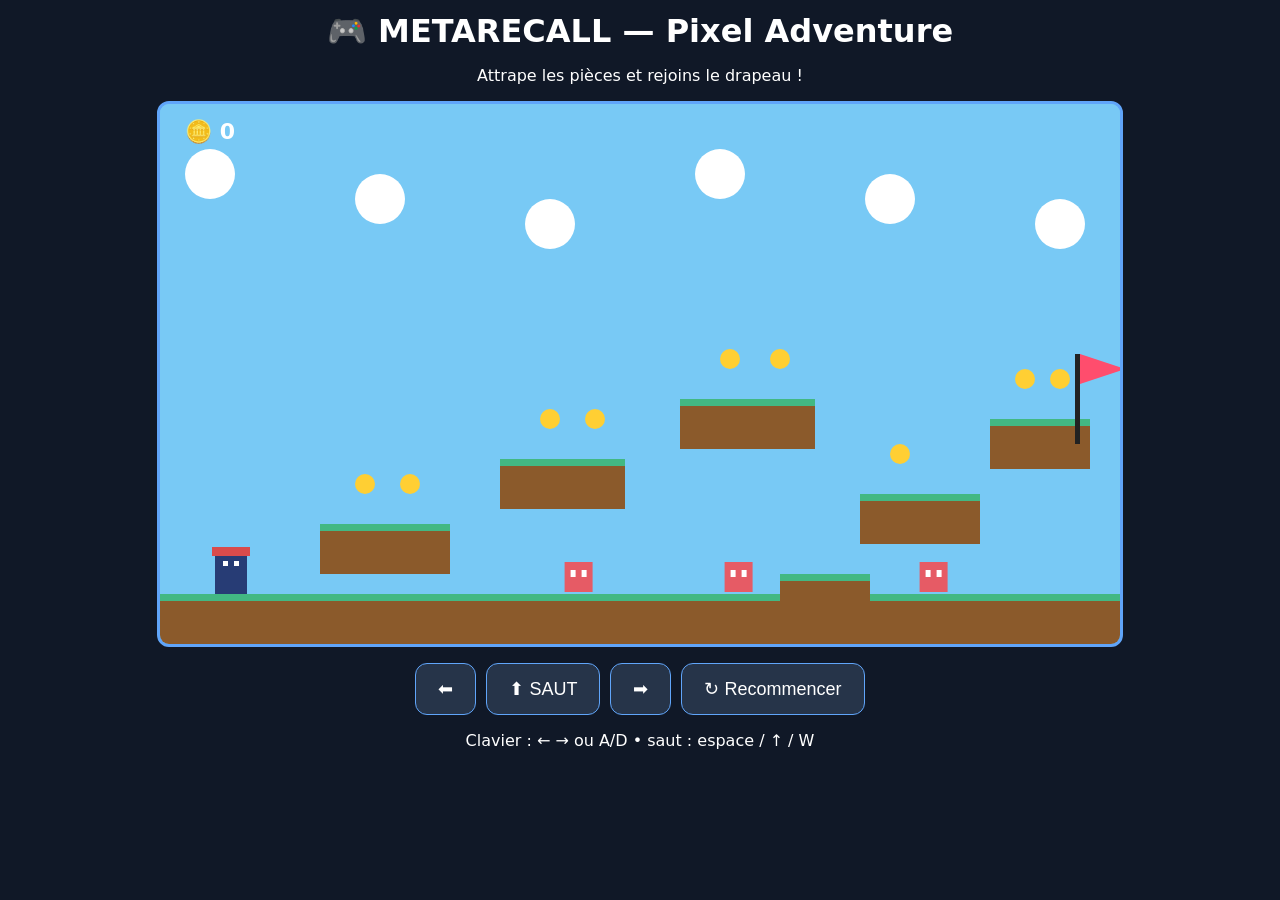
<file: index.html>
<!doctype html><html lang="fr"><meta charset="utf-8"><meta name="viewport" content="width=device-width,initial-scale=1"><title>METARECALL Pixel Adventure</title><style>body{margin:0;background:#101827;color:white;font:16px system-ui;text-align:center}h1{margin:12px}canvas{width:min(96vw,960px);background:#78c9f5;border:3px solid #60a5fa;border-radius:12px;image-rendering:pixelated}.controls{display:flex;justify-content:center;gap:10px;margin:12px;flex-wrap:wrap}button{padding:14px 22px;background:#263449;color:white;border:1px solid #60a5fa;border-radius:12px;font-size:18px;touch-action:none}</style><h1>🎮 METARECALL — Pixel Adventure</h1><p>Attrape les pièces et rejoins le drapeau !</p><canvas id="c" width="960" height="540"></canvas><div class="controls"><button id="l">⬅</button><button id="j">⬆ SAUT</button><button id="r">➡</button><button onclick="reset()">↻ Recommencer</button></div><p>Clavier : ← → ou A/D • saut : espace / ↑ / W</p><script>const c=document.getElementById('c'),x=c.getContext('2d');let p,coins,enemies,score,win,keys={};const plat=[{x:0,y:490,w:960},{x:160,y:420,w:130},{x:340,y:355,w:125},{x:520,y:295,w:135},{x:700,y:390,w:120},{x:830,y:315,w:100},{x:620,y:470,w:90}];function reset(){p={x:55,y:400,w:32,h:42,vx:0,vy:0};score=0;win=false;coins=[205,250,390,435,570,620,740,865,900].map((a,i)=>({x:a,y:[380,380,315,315,255,255,350,275,275][i]}));enemies=[315,475,670].map(a=>({x:a,y:458,v:1.4}));}reset();function key(k,on){keys[k]=on}onkeydown=e=>{keys[e.key.toLowerCase()]=true;if([' ','arrowup','arrowleft','arrowright'].includes(e.key.toLowerCase()))e.preventDefault();if(e.key.toLowerCase()==='r')reset()};onkeyup=e=>keys[e.key.toLowerCase()]=false;function bind(id,k){let b=document.getElementById(id);b.onpointerdown=e=>{e.preventDefault();key(k,true)};b.onpointerup=b.onpointerleave=b.onpointercancel=()=>key(k,false)}bind('l','arrowleft');bind('r','arrowright');bind('j',' ');function loop(){p.vx=(keys.arrowright||keys.d?3.5:0)-(keys.arrowleft||keys.a?3.5:0);if((keys[' ']||keys.arrowup||keys.w)&&p.ground){p.vy=-11;p.ground=false}p.vy+=.48;p.x=Math.max(0,Math.min(928,p.x+p.vx));p.y+=p.vy;p.ground=false;for(let q of plat)if(p.x<q.x+q.w&&p.x+p.w>q.x&&p.y+p.h>=q.y&&p.y+p.h-p.vy<=q.y&&p.vy>=0){p.y=q.y-p.h;p.vy=0;p.ground=true}coins=coins.filter(o=>{if(p.x<o.x+12&&p.x+p.w>o.x-12&&p.y<o.y+12&&p.y+p.h>o.y-12){score++;return false}return true});enemies.forEach(e=>{e.x+=e.v;if(e.x<100||e.x>850)e.v*=-1;if(p.x<e.x+28&&p.x+p.w>e.x&&p.y+p.h>e.y&&p.y<e.y+30){if(p.vy>0){e.x=-100;score++}else reset()}});if(p.y>540)reset();if(p.x>910&&p.y<300)win=true;draw();requestAnimationFrame(loop)}function draw(){x.clearRect(0,0,960,540);x.fillStyle='#78c9f5';x.fillRect(0,0,960,540);for(let i=0;i<7;i++){x.fillStyle='#fff';x.beginPath();x.arc(i*170+50,70+(i%3)*25,25,0,Math.PI*2);x.fill()}plat.forEach(q=>{x.fillStyle='#8b5a2b';x.fillRect(q.x,q.y,q.w,q.h||50);x.fillStyle='#42b883';x.fillRect(q.x,q.y,q.w,7)});coins.forEach(o=>{x.fillStyle='#ffcf33';x.beginPath();x.arc(o.x,o.y,10,0,Math.PI*2);x.fill()});enemies.forEach(e=>{x.fillStyle='#e65b65';x.fillRect(e.x,e.y,28,30);x.fillStyle='#fff';x.fillRect(e.x+6,e.y+8,5,7);x.fillRect(e.x+17,e.y+8,5,7)});x.fillStyle='#273c75';x.fillRect(p.x,p.y,p.w,p.h);x.fillStyle='#fff';x.fillRect(p.x+8,p.y+9,5,5);x.fillRect(p.x+19,p.y+9,5,5);x.fillStyle='#d94b4b';x.fillRect(p.x-3,p.y-5,38,9);x.fillStyle='#222';x.fillRect(915,250,5,90);x.fillStyle='#ff4d6d';x.beginPath();x.moveTo(920,250);x.lineTo(965,265);x.lineTo(920,280);x.fill();x.fillStyle='#fff';x.font='bold 22px system-ui';x.fillText('🪙 '+score,25,35);if(win){x.fillStyle='rgba(12,20,35,.75)';x.fillRect(0,0,960,540);x.fillStyle='#fff';x.textAlign='center';x.font='bold 46px system-ui';x.fillText('NIVEAU TERMINÉ ! 🎉',480,250);x.font='24px system-ui';x.fillText('Pièces récoltées : '+score+' — Appuie sur R pour rejouer',480,300);x.textAlign='left'}}loop();</script></html>
</file>
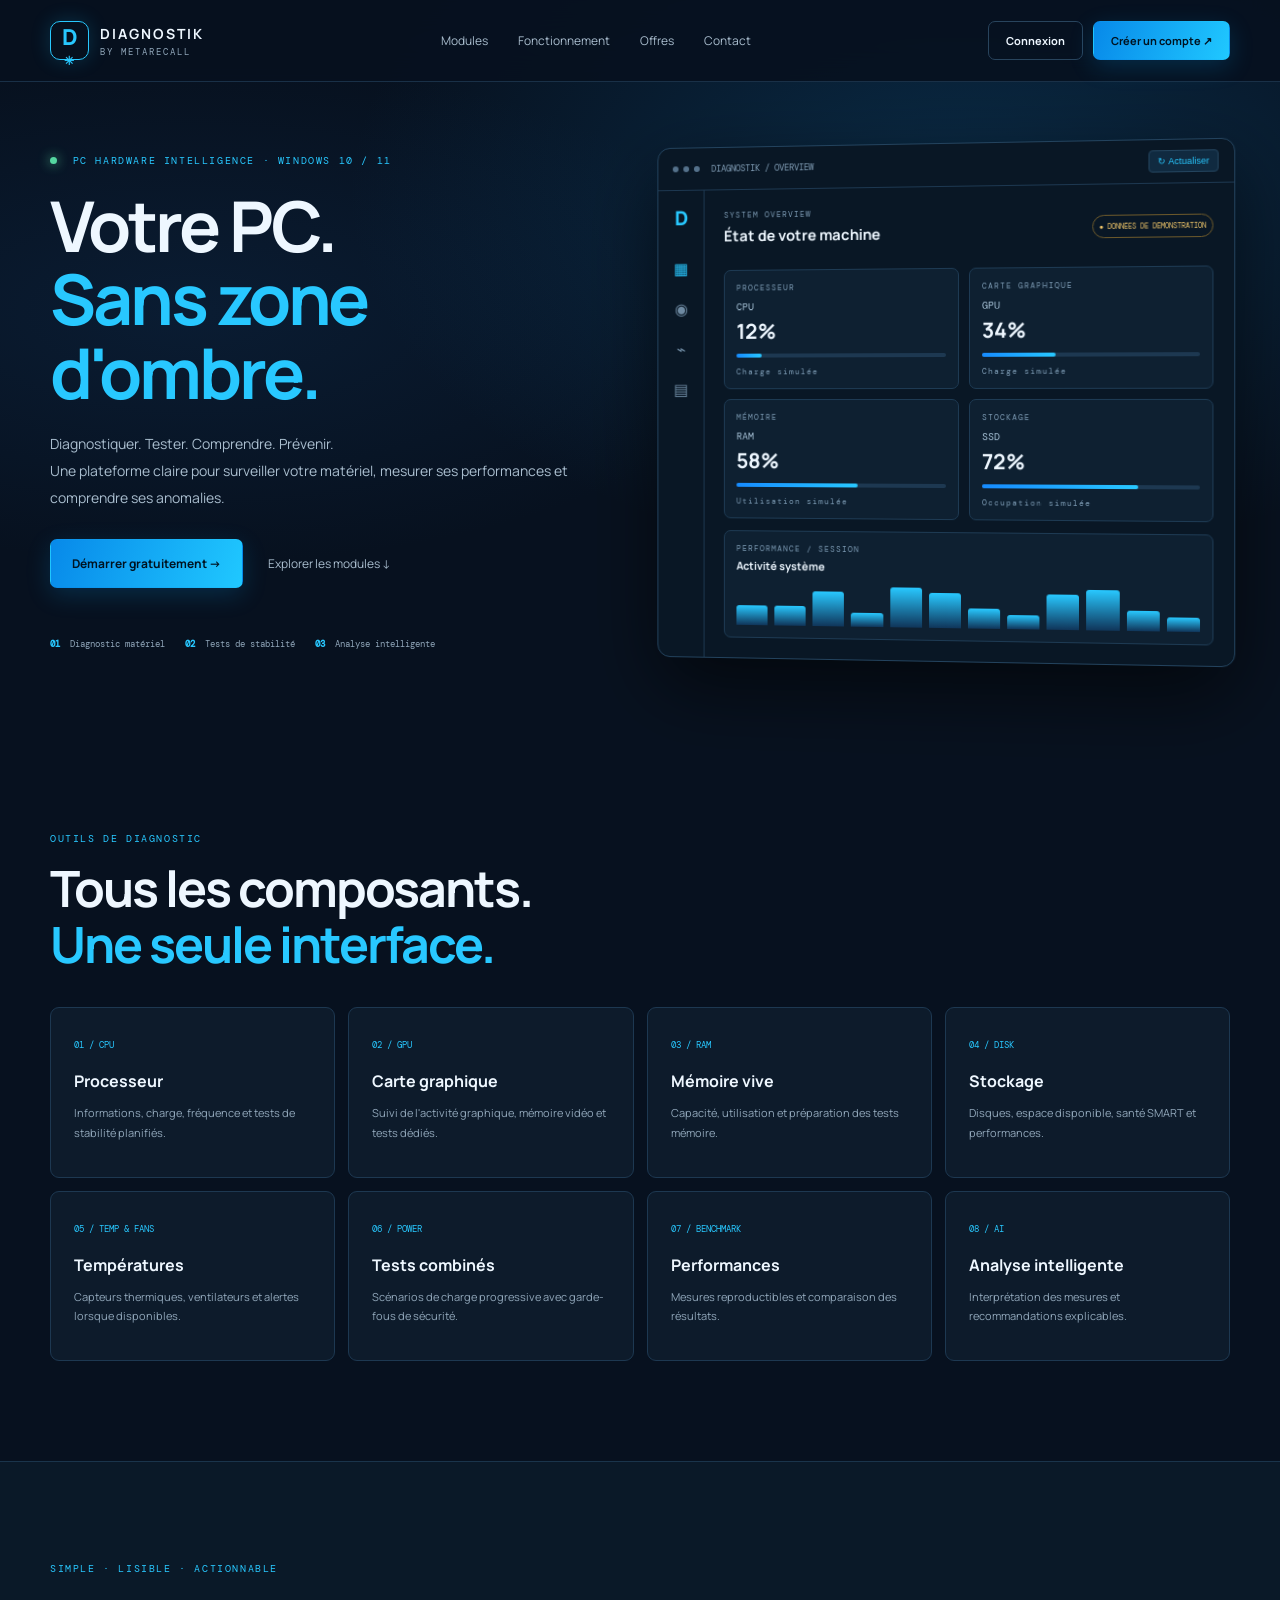
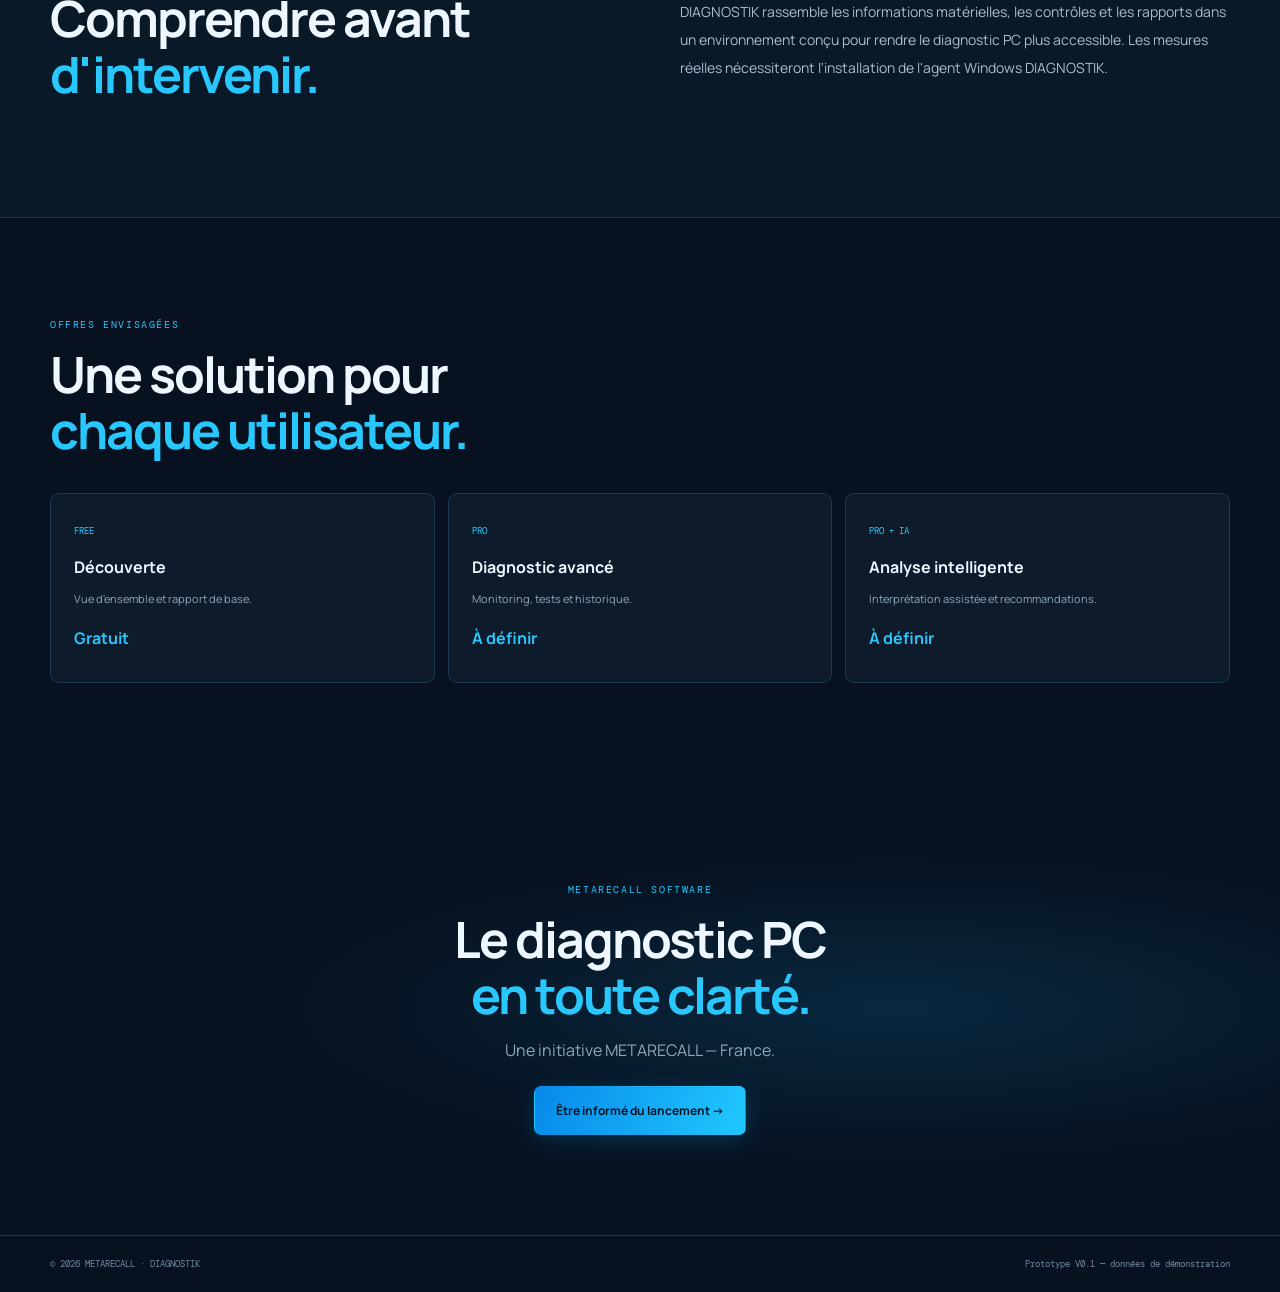
<file: diagnostik-site/index.html>
<!doctype html>
<html lang="fr">
<head>
<meta charset="utf-8"><meta name="viewport" content="width=device-width,initial-scale=1"><meta name="theme-color" content="#07111f">
<meta name="description" content="DIAGNOSTIK by METARECALL — diagnostic matériel, monitoring, tests et rapports intelligents pour PC Windows.">
<title>DIAGNOSTIK — Le diagnostic informatique intelligent</title><link rel="stylesheet" href="styles.css">
</head>
<body>
<div class="ambient"></div>
<header class="topbar"><a class="brand" href="#home"><span class="brandmark">D<span>✳</span></span><span><b>DIAGNOSTIK</b><small>BY METARECALL</small></span></a><nav><a href="#modules">Modules</a><a href="#how">Fonctionnement</a><a href="#plans">Offres</a><a href="#contact">Contact</a></nav><div class="actions"><button class="btn ghost" data-open="login">Connexion</button><button class="btn primary" data-open="signup">Créer un compte <span>↗</span></button><button class="menu" id="menu">☰</button></div></header>
<main id="home">
<section class="hero wrap"><div class="hero-copy"><div class="eyebrow"><i></i> PC HARDWARE INTELLIGENCE · WINDOWS 10 / 11</div><h1>Votre PC.<br><em>Sans zone d'ombre.</em></h1><p class="lead">Diagnostiquer. Tester. Comprendre. Prévenir.<br>Une plateforme claire pour surveiller votre matériel, mesurer ses performances et comprendre ses anomalies.</p><div class="hero-cta"><button class="btn primary big" data-open="signup">Démarrer gratuitement <span>→</span></button><a class="textlink" href="#modules">Explorer les modules <span>↓</span></a></div><div class="proof"><span><b>01</b> Diagnostic matériel</span><span><b>02</b> Tests de stabilité</span><span><b>03</b> Analyse intelligente</span></div></div>
<div class="dashboard-shell"><div class="windowbar"><div class="dots"><i></i><i></i><i></i></div><span>DIAGNOSTIK / OVERVIEW</span><button id="refresh">↻ Actualiser</button></div><div class="dash"><aside class="side"><div class="side-logo">D</div><span class="active">▦</span><span>◉</span><span>⌁</span><span>▤</span></aside><div class="dash-main"><div class="dash-head"><div><small>SYSTEM OVERVIEW</small><h3>État de votre machine</h3></div><span class="pill">● DONNÉES DE DÉMONSTRATION</span></div><div class="metric-grid"><article class="metric"><small>PROCESSEUR</small><b>CPU</b><strong>12%</strong><div class="bar"><i style="width:12%"></i></div><small>Charge simulée</small></article><article class="metric"><small>CARTE GRAPHIQUE</small><b>GPU</b><strong>34%</strong><div class="bar"><i style="width:34%"></i></div><small>Charge simulée</small></article><article class="metric"><small>MÉMOIRE</small><b>RAM</b><strong>58%</strong><div class="bar"><i style="width:58%"></i></div><small>Utilisation simulée</small></article><article class="metric"><small>STOCKAGE</small><b>SSD</b><strong>72%</strong><div class="bar"><i style="width:72%"></i></div><small>Occupation simulée</small></article></div><div class="chart-card"><div><small>PERFORMANCE / SESSION</small><b>Activité système</b></div><div class="chart"><i></i><i></i><i></i><i></i><i></i><i></i><i></i><i></i><i></i><i></i><i></i><i></i></div></div></div></div></div></section>
<section class="section wrap" id="modules"><div class="section-title"><div class="eyebrow">OUTILS DE DIAGNOSTIC</div><h2>Tous les composants.<br><em>Une seule interface.</em></h2></div><div class="cards"><article><b>01 / CPU</b><h3>Processeur</h3><p>Informations, charge, fréquence et tests de stabilité planifiés.</p></article><article><b>02 / GPU</b><h3>Carte graphique</h3><p>Suivi de l'activité graphique, mémoire vidéo et tests dédiés.</p></article><article><b>03 / RAM</b><h3>Mémoire vive</h3><p>Capacité, utilisation et préparation des tests mémoire.</p></article><article><b>04 / DISK</b><h3>Stockage</h3><p>Disques, espace disponible, santé SMART et performances.</p></article><article><b>05 / TEMP & FANS</b><h3>Températures</h3><p>Capteurs thermiques, ventilateurs et alertes lorsque disponibles.</p></article><article><b>06 / POWER</b><h3>Tests combinés</h3><p>Scénarios de charge progressive avec garde-fous de sécurité.</p></article><article><b>07 / BENCHMARK</b><h3>Performances</h3><p>Mesures reproductibles et comparaison des résultats.</p></article><article><b>08 / AI</b><h3>Analyse intelligente</h3><p>Interprétation des mesures et recommandations explicables.</p></article></div></section>
<section class="section alt" id="how"><div class="wrap split"><div><div class="eyebrow">SIMPLE · LISIBLE · ACTIONNABLE</div><h2>Comprendre avant<br><em>d'intervenir.</em></h2></div><p>DIAGNOSTIK rassemble les informations matérielles, les contrôles et les rapports dans un environnement conçu pour rendre le diagnostic PC plus accessible. Les mesures réelles nécessiteront l'installation de l'agent Windows DIAGNOSTIK.</p></div></section>
<section class="section wrap" id="plans"><div class="section-title"><div class="eyebrow">OFFRES ENVISAGÉES</div><h2>Une solution pour<br><em>chaque utilisateur.</em></h2></div><div class="cards plans"><article><b>FREE</b><h3>Découverte</h3><p>Vue d'ensemble et rapport de base.</p><strong>Gratuit</strong></article><article><b>PRO</b><h3>Diagnostic avancé</h3><p>Monitoring, tests et historique.</p><strong>À définir</strong></article><article><b>PRO + IA</b><h3>Analyse intelligente</h3><p>Interprétation assistée et recommandations.</p><strong>À définir</strong></article></div></section>
<section class="section contact" id="contact"><div class="wrap"><div class="eyebrow">METARECALL SOFTWARE</div><h2>Le diagnostic PC<br><em>en toute clarté.</em></h2><p>Une initiative METARECALL — France.</p><button class="btn primary big" data-open="signup">Être informé du lancement →</button></div></section>
</main><footer><span>© 2026 METARECALL · DIAGNOSTIK</span><span>Prototype V0.1 — données de démonstration</span></footer>
<div class="modal" id="modal" aria-hidden="true"><div class="modal-box"><button class="close" id="close">×</button><div class="eyebrow">ESPACE DIAGNOSTIK</div><h2 id="modal-title">Créer votre compte</h2><p id="modal-copy">Inscrivez-vous pour être informé de l’ouverture de la plateforme.</p><form id="account-form"><input type="text" placeholder="Votre nom" required><input type="email" placeholder="Adresse e-mail" required><button class="btn primary" type="submit">Valider ma demande →</button></form><div id="success">Merci ! Ceci est une démonstration : aucune donnée n'a été envoyée ni enregistrée.</div></div></div>
<script src="app.js"></script></body></html>
</file>
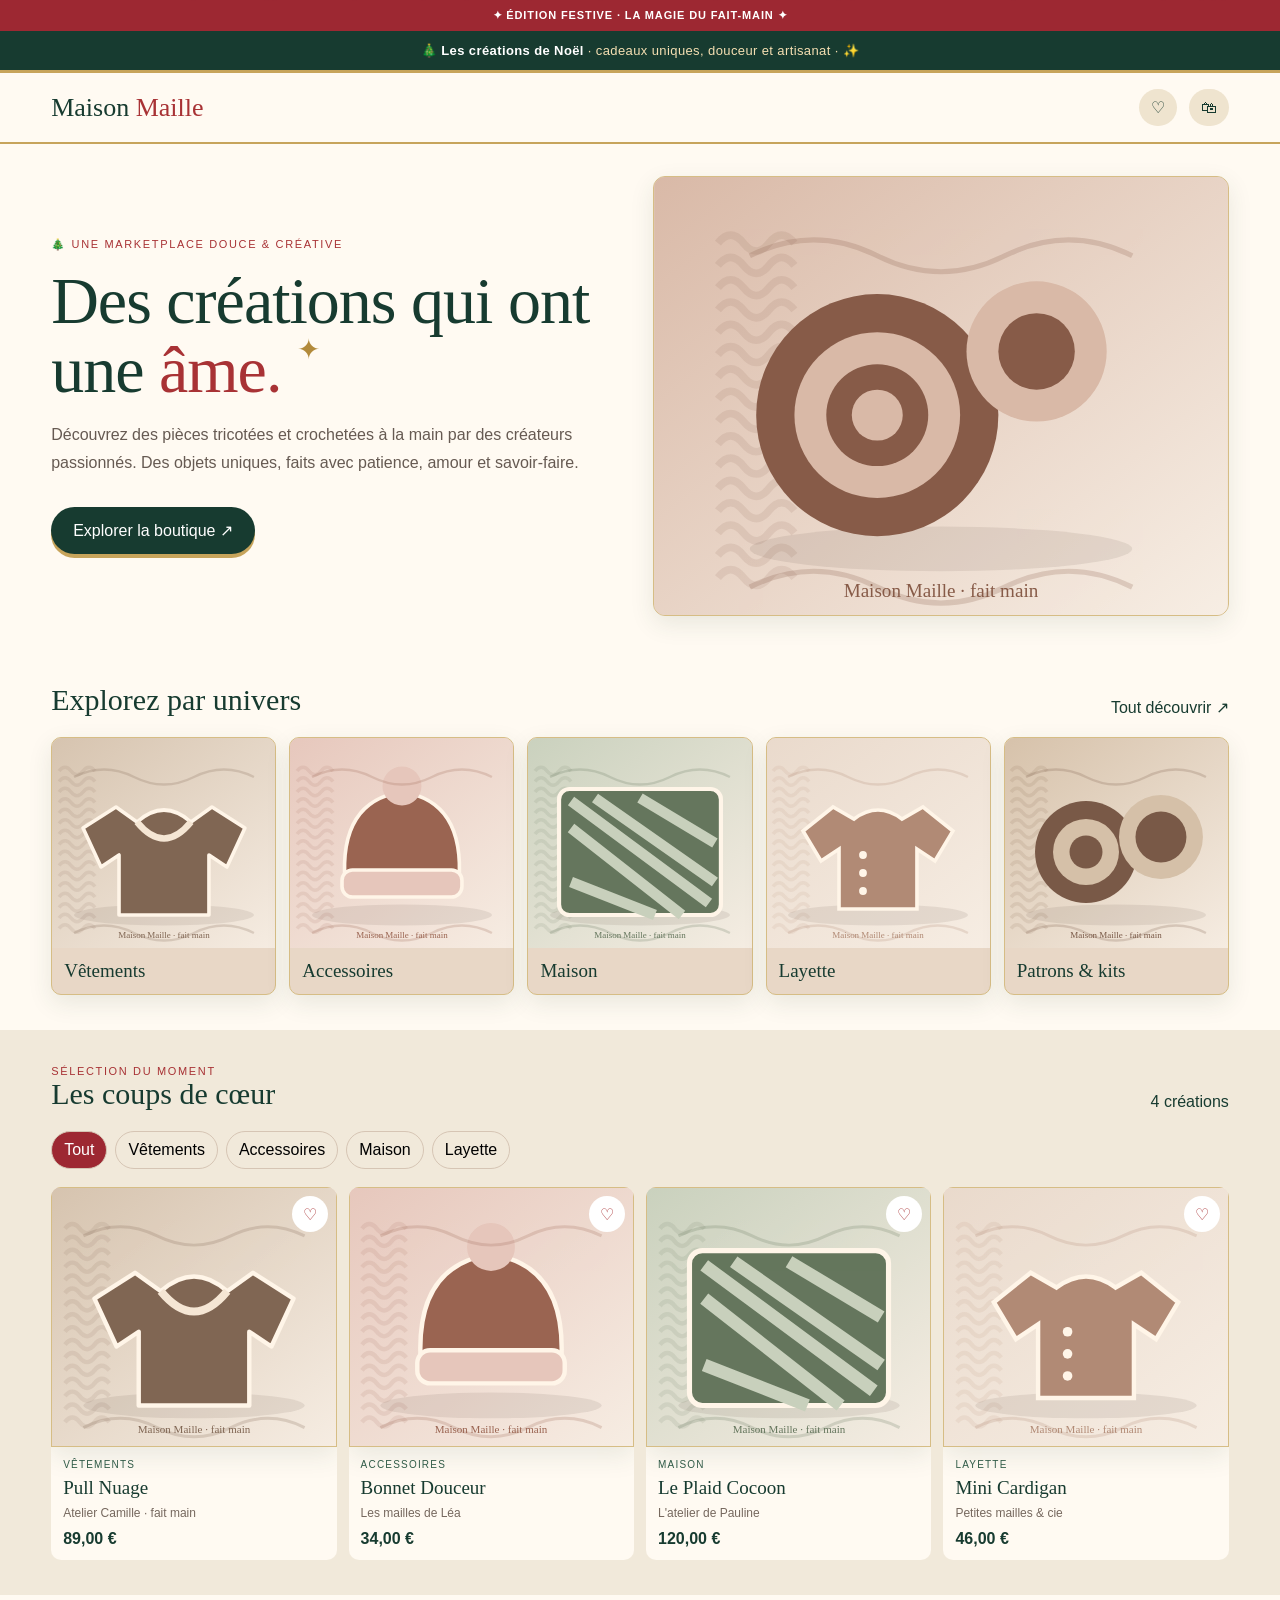
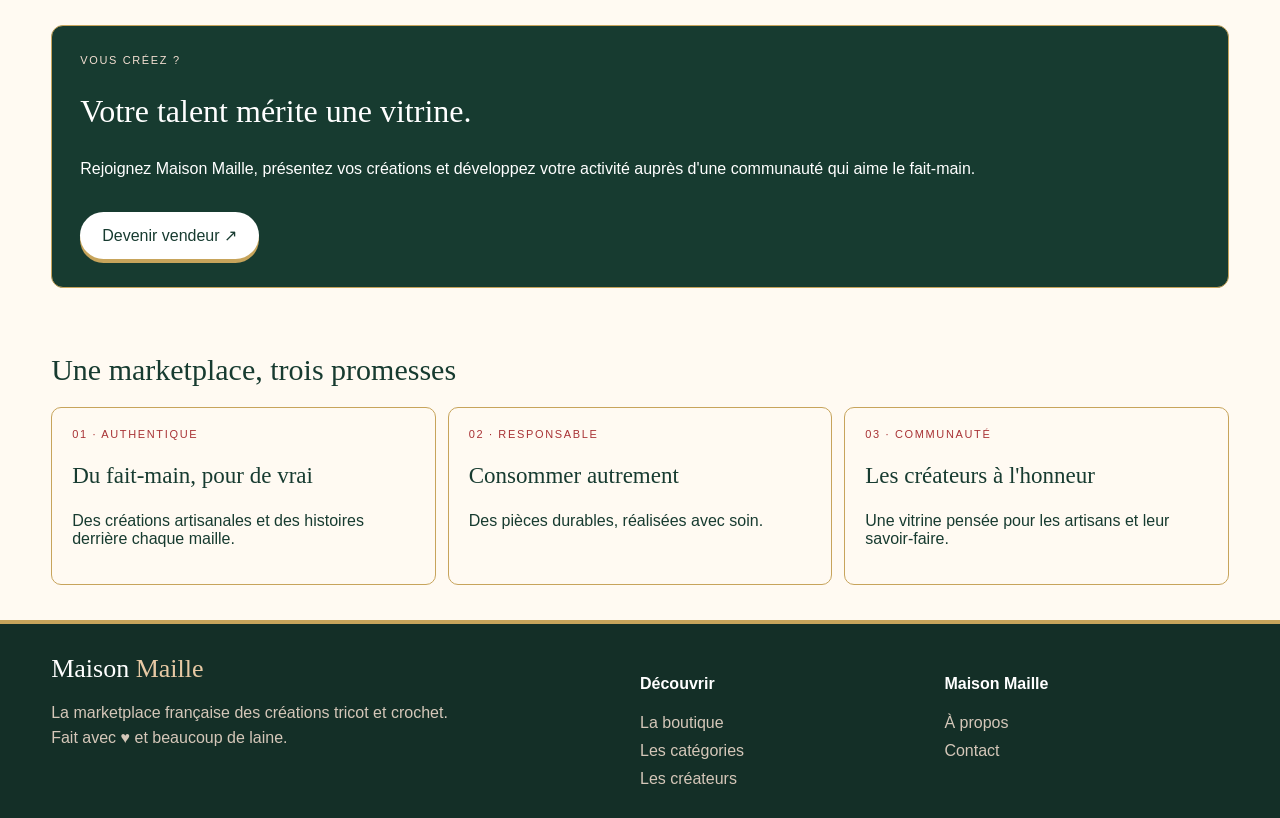
<file: maison-maille/index.html>
<!doctype html><html lang="fr"><head><meta charset="utf-8"><meta name="viewport" content="width=device-width,initial-scale=1,maximum-scale=1,user-scalable=no"><title>Maison Maille — créations artisanales</title><meta name="description" content="Créations tricot et crochet artisanales."><style>
:root{--ink:#342b27;--cream:#fbf6ef;--rose:#e8c8bc;--terra:#a85f49;--sage:#73806b;--sand:#eadfce}*{box-sizing:border-box}html{width:100%;overflow-x:hidden;scroll-behavior:smooth}body{margin:0;width:100%;max-width:100%;overflow-x:hidden;background:var(--cream);color:var(--ink);font-family:Arial,sans-serif;touch-action:pan-y}img{display:block;max-width:100%;width:100%;object-fit:cover}a{text-decoration:none;color:inherit}button{font:inherit;border:0;cursor:pointer;max-width:100%}.top{background:var(--ink);color:white;text-align:center;padding:9px 12px;font-size:11px;letter-spacing:.08em}.nav{width:100%;display:flex;align-items:center;justify-content:space-between;padding:16px 4%;border-bottom:1px solid #e5d8c9}.logo{font:26px Georgia,serif}.logo span{color:var(--terra)}.navright{display:flex;gap:12px}.navright button{background:#f1e8dd;border-radius:30px;padding:9px 12px}.links{display:none}.hero{padding:32px 4%;display:flex;flex-direction:column;gap:25px}.hero h1{font:clamp(42px,11vw,66px)/1.04 Georgia,serif;letter-spacing:-1px;margin:16px 0}.hero p{line-height:1.75;color:#665a52}.eyebrow{font-size:11px;text-transform:uppercase;letter-spacing:.15em;color:var(--terra)}.cta{display:inline-block;background:var(--ink);color:white;padding:14px 22px;border-radius:30px;margin-top:14px}.heroimg{width:100%;height:310px;overflow:hidden;border-radius:12px;background:#ead9c8}.heroimg img{height:100%;width:100%}.section{padding:35px 4%}.sectionhead{display:flex;align-items:end;justify-content:space-between;gap:12px;margin-bottom:20px}.sectionhead h2{font:30px Georgia,serif;margin:0}.catgrid{display:grid;grid-template-columns:repeat(2,minmax(0,1fr));gap:13px}.cat{min-width:0;border-radius:10px;overflow:hidden;background:#e8d7c6}.cat img{height:150px}.cat p{padding:12px;margin:0;font:19px Georgia,serif}.products{background:#f2e9dd}.filters{display:flex;gap:8px;flex-wrap:wrap;margin:18px 0}.filter{padding:9px 12px;border:1px solid #d6c5b4;border-radius:25px;background:transparent}.filter.active{background:var(--ink);color:white}.grid{display:grid;grid-template-columns:repeat(2,minmax(0,1fr));gap:12px}.product{min-width:0;background:var(--cream);border-radius:10px;overflow:hidden}.productimg{height:180px;position:relative;background:#e7d6c5}.productimg img{height:100%}.heart{position:absolute;right:8px;top:8px;width:36px;height:36px;border-radius:50%;background:white}.productbody{padding:12px}.tag{font-size:10px;letter-spacing:.12em;text-transform:uppercase;color:var(--sage)}.productbody h3{font:19px Georgia,serif;margin:7px 0}.seller{font-size:12px;color:#76685e}.price{font-weight:bold;margin-top:10px}.banner{margin:30px 4%;background:var(--sage);color:white;padding:28px;border-radius:12px}.banner h2{font:32px Georgia,serif}.banner p{line-height:1.6}.banner .cta{background:white;color:var(--ink)}.steps{display:grid;grid-template-columns:1fr;gap:12px}.step{border:1px solid #e2d4c5;border-radius:10px;padding:20px}.step h3{font:23px Georgia,serif}.footer{background:var(--ink);color:white;padding:30px 4%;display:grid;grid-template-columns:1fr;gap:20px}.footer p{color:#d5c7b9;line-height:1.6}.footlinks{display:grid;gap:10px;color:#d5c7b9}.modal{position:fixed;inset:0;background:#0008;display:none;align-items:center;justify-content:center;padding:18px;z-index:5}.modal.open{display:flex}.box{background:var(--cream);padding:24px;border-radius:12px;width:100%;max-width:440px}.box input,.box textarea{width:100%;padding:12px;margin:8px 0;border:1px solid #d6c5b4;border-radius:6px}.toast{position:fixed;bottom:18px;left:50%;transform:translateX(-50%);background:var(--ink);color:white;padding:12px 20px;border-radius:30px;display:none;z-index:9}.toast.show{display:block}
@media(min-width:760px){.hero{display:grid;grid-template-columns:1fr 1fr;align-items:center}.heroimg{height:440px}.catgrid{grid-template-columns:repeat(5,1fr)}.cat img{height:210px}.grid{grid-template-columns:repeat(4,minmax(0,1fr))}.productimg{height:260px}.steps{grid-template-columns:repeat(3,1fr)}.footer{grid-template-columns:2fr 1fr 1fr}}

/* EDITION NOEL — direction artistique saisonnière */
:root{--ink:#173b30;--cream:#fffaf2;--rose:#e7c9a4;--terra:#a83235;--sage:#315c48;--sand:#e8d9b7}
body{background:#fffaf2}
.top{background:#9d2832;color:#fff;font-weight:700}
.nav{border-bottom:2px solid #c7a45b;background:#fffaf2}
.logo span,.eyebrow{color:#a83235}
.cta{background:#173b30;box-shadow:0 4px 0 #c7a45b}
.heroimg,.cat,.productimg{border:1px solid #d6bd85;box-shadow:0 4px 16px rgba(35,60,43,.07)}
.products{background:#f1e9da}
.filter.active{background:#9d2832}
.banner{background:#173b30;border:1px solid #c7a45b}
.step{background:#fffaf2;border-color:#c7a45b}
.footer{background:#142f27;border-top:4px solid #c7a45b}
.heart{color:#a83235}
.navright button{background:#efe4cf;color:#173b30}
.xmas-ribbon{background:#173b30;color:#f5dfb2;text-align:center;padding:12px 14px;font-size:13px;letter-spacing:.03em;border-bottom:3px solid #c7a45b}
.xmas-ribbon strong{color:#fff}
.xmas-deco{position:fixed;top:-10px;left:0;width:100%;pointer-events:none;z-index:8;opacity:.75;font-size:18px;white-space:nowrap;overflow:hidden;height:100vh}
.snow{position:absolute;color:#fff;text-shadow:0 0 4px #aab;animation:fall 12s linear infinite;top:-10px}
@keyframes fall{0%{transform:translateY(-20px) rotate(0);opacity:0}10%{opacity:.65}100%{transform:translateY(100vh) rotate(360deg);opacity:0}}
@media(min-width:760px){.heroimg,.cat,.productimg{box-shadow:0 8px 25px rgba(40,70,50,.1)}}
</style></head><body>
<div class="top">✦ ÉDITION FESTIVE · LA MAGIE DU FAIT-MAIN ✦</div><div class="xmas-ribbon">🎄 <strong>Les créations de Noël</strong> · cadeaux uniques, douceur et artisanat · ✨</div><nav class="nav"><a class="logo" href="#">Maison <span>Maille</span></a><div class="links"><a href="#boutique">Boutique</a><a href="#categories">Catégories</a><a href="#artisans">Créateurs</a></div><div class="navright"><button onclick="toast('Favoris bientôt disponibles')">♡</button><button onclick="toast('Panier de démonstration')">🛍</button></div></nav>
<section class="hero"><div><div class="eyebrow">🎄 Une marketplace douce & créative</div><h1>Des créations qui ont<br>une <span style="color:var(--terra)">âme.</span> <span style="font-size:.42em;color:#b28a3b;vertical-align:top">✦</span></h1><p>Découvrez des pièces tricotées et crochetées à la main par des créateurs passionnés. Des objets uniques, faits avec patience, amour et savoir-faire.</p><a class="cta" href="#boutique">Explorer la boutique ↗</a></div><div class="heroimg"><img data-art="yarn" alt="Pelotes et tricot artisanal"></div></section>
<section class="section" id="categories"><div class="sectionhead"><h2>Explorez par univers</h2><a href="#boutique">Tout découvrir ↗</a></div><div class="catgrid"><div class="cat"><img data-art="sweater" alt="Pull tricot"><p>Vêtements</p></div><div class="cat"><img data-art="hat" alt="Bonnet et accessoires"><p>Accessoires</p></div><div class="cat"><img data-art="blanket" alt="Plaid artisanal"><p>Maison</p></div><div class="cat"><img data-art="baby" alt="Layette bébé"><p>Layette</p></div><div class="cat"><img data-art="tools" alt="Pelotes et patrons"><p>Patrons & kits</p></div></div></section>
<section class="section products" id="boutique"><div class="sectionhead"><div><div class="eyebrow">Sélection du moment</div><h2>Les coups de cœur</h2></div><span id="count">4 créations</span></div><div class="filters"><button class="filter active" onclick="setFilter('Tout',this)">Tout</button><button class="filter" onclick="setFilter('Vêtements',this)">Vêtements</button><button class="filter" onclick="setFilter('Accessoires',this)">Accessoires</button><button class="filter" onclick="setFilter('Maison',this)">Maison</button><button class="filter" onclick="setFilter('Layette',this)">Layette</button></div><div class="grid">
<div class="product" data-cat="Vêtements" data-name="Pull nuage"><div class="productimg"><img data-art="sweater" alt="Pull Nuage"><button class="heart" onclick="toast('♡ Favori')">♡</button></div><div class="productbody"><div class="tag">Vêtements</div><h3>Pull Nuage</h3><div class="seller">Atelier Camille · fait main</div><div class="price">89,00 €</div></div></div>
<div class="product" data-cat="Accessoires" data-name="Bonnet douceur"><div class="productimg"><img data-art="hat" alt="Bonnet douceur"><button class="heart" onclick="toast('♡ Favori')">♡</button></div><div class="productbody"><div class="tag">Accessoires</div><h3>Bonnet Douceur</h3><div class="seller">Les mailles de Léa</div><div class="price">34,00 €</div></div></div>
<div class="product" data-cat="Maison" data-name="Plaid cocoon"><div class="productimg"><img data-art="blanket" alt="Plaid cocoon"><button class="heart" onclick="toast('♡ Favori')">♡</button></div><div class="productbody"><div class="tag">Maison</div><h3>Le Plaid Cocoon</h3><div class="seller">L'atelier de Pauline</div><div class="price">120,00 €</div></div></div>
<div class="product" data-cat="Layette" data-name="Mini cardigan"><div class="productimg"><img data-art="baby" alt="Mini cardigan"><button class="heart" onclick="toast('♡ Favori')">♡</button></div><div class="productbody"><div class="tag">Layette</div><h3>Mini Cardigan</h3><div class="seller">Petites mailles & cie</div><div class="price">46,00 €</div></div></div></div></section>
<section class="banner" id="artisans"><div class="eyebrow" style="color:#f4dfd2">Vous créez ?</div><h2>Votre talent mérite une vitrine.</h2><p>Rejoignez Maison Maille, présentez vos créations et développez votre activité auprès d'une communauté qui aime le fait-main.</p><button class="cta" onclick="openModal()">Devenir vendeur ↗</button></section>
<section class="section"><div class="sectionhead"><h2>Une marketplace, trois promesses</h2></div><div class="steps"><div class="step"><div class="eyebrow">01 · Authentique</div><h3>Du fait-main, pour de vrai</h3><p>Des créations artisanales et des histoires derrière chaque maille.</p></div><div class="step"><div class="eyebrow">02 · Responsable</div><h3>Consommer autrement</h3><p>Des pièces durables, réalisées avec soin.</p></div><div class="step"><div class="eyebrow">03 · Communauté</div><h3>Les créateurs à l'honneur</h3><p>Une vitrine pensée pour les artisans et leur savoir-faire.</p></div></div></section>
<footer class="footer"><div><div class="logo">Maison <span style="color:var(--rose)">Maille</span></div><p>La marketplace française des créations tricot et crochet.<br>Fait avec ♥ et beaucoup de laine.</p></div><div><h4>Découvrir</h4><div class="footlinks"><a href="#boutique">La boutique</a><a href="#categories">Les catégories</a><a href="#artisans">Les créateurs</a></div></div><div><h4>Maison Maille</h4><div class="footlinks"><a href="#artisans">À propos</a><a href="#artisans">Contact</a></div></div></footer>
<div class="modal" id="modal"><div class="box"><button onclick="closeModal()" style="float:right;background:none;font-size:24px">×</button><h2 style="font:28px Georgia">Rejoignez Maison Maille</h2><p>Présentez votre univers et vos créations.</p><input placeholder="Votre nom / atelier"><input placeholder="Adresse e-mail"><textarea placeholder="Quelques mots sur vos créations"></textarea><button class="cta" onclick="toast('Prototype : formulaire non connecté');closeModal()">Envoyer ma candidature</button></div></div><div class="toast" id="toast"></div><div class="xmas-deco" aria-hidden="true" id="snow"></div>
<script>
function knitArt(kind){let colors={yarn:['#d9b9a7','#875b48'],sweater:['#d5c2ad','#806653'],hat:['#e6c6bb','#9a6451'],blanket:['#c8d0bc','#65765d'],baby:['#e9d9cb','#b18a75'],tools:['#d5c0a8','#795947']},c=colors[kind]||colors.yarn;let shape='';
if(kind==='sweater')shape='<path d="M290 230 L180 300 240 430 300 390 300 590 600 590 600 390 660 430 720 300 610 230 540 280 Q450 200 360 280Z" fill="'+c[1]+'" stroke="#fff5e8" stroke-width="12" stroke-linejoin="round"/><path d="M360 280 Q450 390 540 280" fill="none" stroke="#f5e6d4" stroke-width="22"/>';
else if(kind==='hat')shape='<path d="M260 480 Q240 210 450 180 Q660 210 640 480Z" fill="'+c[1]+'" stroke="#fff5e8" stroke-width="12"/><rect x="250" y="440" width="400" height="90" rx="35" fill="'+c[0]+'" stroke="#fff5e8" stroke-width="12"/><circle cx="450" cy="160" r="65" fill="'+c[0]+'"/>';
else if(kind==='blanket')shape='<rect x="180" y="170" width="540" height="420" rx="35" fill="'+c[1]+'" stroke="#fff5e8" stroke-width="14"/><path d="M220 210 L680 550 M220 300 L590 590 M300 200 L700 480 M220 480 L500 590 M450 200 L700 350" stroke="'+c[0]+'" stroke-width="35"/>';
else if(kind==='baby')shape='<path d="M300 230 L200 310 260 410 320 370 320 570 580 570 580 370 640 410 700 310 600 230 530 270 Q450 210 370 270Z" fill="'+c[1]+'" stroke="#fff5e8" stroke-width="12"/><circle cx="400" cy="390" r="13" fill="#fff5e8"/><circle cx="400" cy="450" r="13" fill="#fff5e8"/><circle cx="400" cy="510" r="13" fill="#fff5e8"/>';
else if(kind==='tools')shape='<g><circle cx="350" cy="380" r="170" fill="'+c[1]+'"/><circle cx="350" cy="380" r="110" fill="'+c[0]+'"/><circle cx="350" cy="380" r="55" fill="'+c[1]+'"/><circle cx="600" cy="330" r="140" fill="'+c[0]+'"/><circle cx="600" cy="330" r="85" fill="'+c[1]+'"/></g>';
else shape='<g><circle cx="350" cy="380" r="190" fill="'+c[1]+'"/><circle cx="350" cy="380" r="130" fill="'+c[0]+'"/><circle cx="350" cy="380" r="80" fill="'+c[1]+'"/><circle cx="350" cy="380" r="40" fill="'+c[0]+'"/><circle cx="600" cy="280" r="110" fill="'+c[0]+'"/><circle cx="600" cy="280" r="60" fill="'+c[1]+'"/></g>';
let stitches='';for(let y=110;y<650;y+=35)stitches+='<path d="M100 '+y+' q20 -25 40 0 t40 0 t40 0" stroke="'+c[1]+'" opacity=".12" stroke-width="12" fill="none"/>';
return '<svg xmlns="http://www.w3.org/2000/svg" viewBox="0 0 900 700"><defs><linearGradient id="bg" x2="1" y2="1"><stop stop-color="'+c[0]+'"/><stop offset="1" stop-color="#f7eee4"/></linearGradient></defs><rect width="900" height="700" fill="url(#bg)"/>'+stitches+'<ellipse cx="450" cy="590" rx="300" ry="35" fill="#4c3b32" opacity=".1"/>'+shape+'<g stroke="'+c[1]+'" stroke-width="8" opacity=".22" fill="none"><path d="M150 130 Q250 80 350 130 T550 130 T750 130"/><path d="M150 650 Q250 600 350 650 T550 650 T750 650"/></g><text x="450" y="665" text-anchor="middle" font-family="Georgia" font-size="30" fill="'+c[1]+'">Maison Maille · fait main</text></svg>'}
document.querySelectorAll('img[data-art]').forEach(img=>img.src='data:image/svg+xml;charset=UTF-8,'+encodeURIComponent(knitArt(img.dataset.art)));
let current='Tout';const snow=document.getElementById('snow');for(let i=0;i<24;i++){let fl=document.createElement('span');fl.className='snow';fl.textContent=['❄','✦','❅'][i%3];fl.style.left=(Math.random()*100)+'%';fl.style.animationDelay=(Math.random()*12)+'s';fl.style.animationDuration=(8+Math.random()*10)+'s';snow.appendChild(fl);}function setFilter(c,b){current=c;document.querySelectorAll('.filter').forEach(x=>x.classList.remove('active'));b.classList.add('active');filterProducts()}function filterProducts(){let shown=0;document.querySelectorAll('.product').forEach(p=>{let ok=current==='Tout'||p.dataset.cat===current;p.style.display=ok?'':'none';if(ok)shown++});document.getElementById('count').textContent=shown+' création'+(shown>1?'s':'')}function toast(t){let x=document.getElementById('toast');x.textContent=t;x.classList.add('show');setTimeout(()=>x.classList.remove('show'),2200)}function openModal(){document.getElementById('modal').classList.add('open')}function closeModal(){document.getElementById('modal').classList.remove('open')}
</script></body></html>
</file>
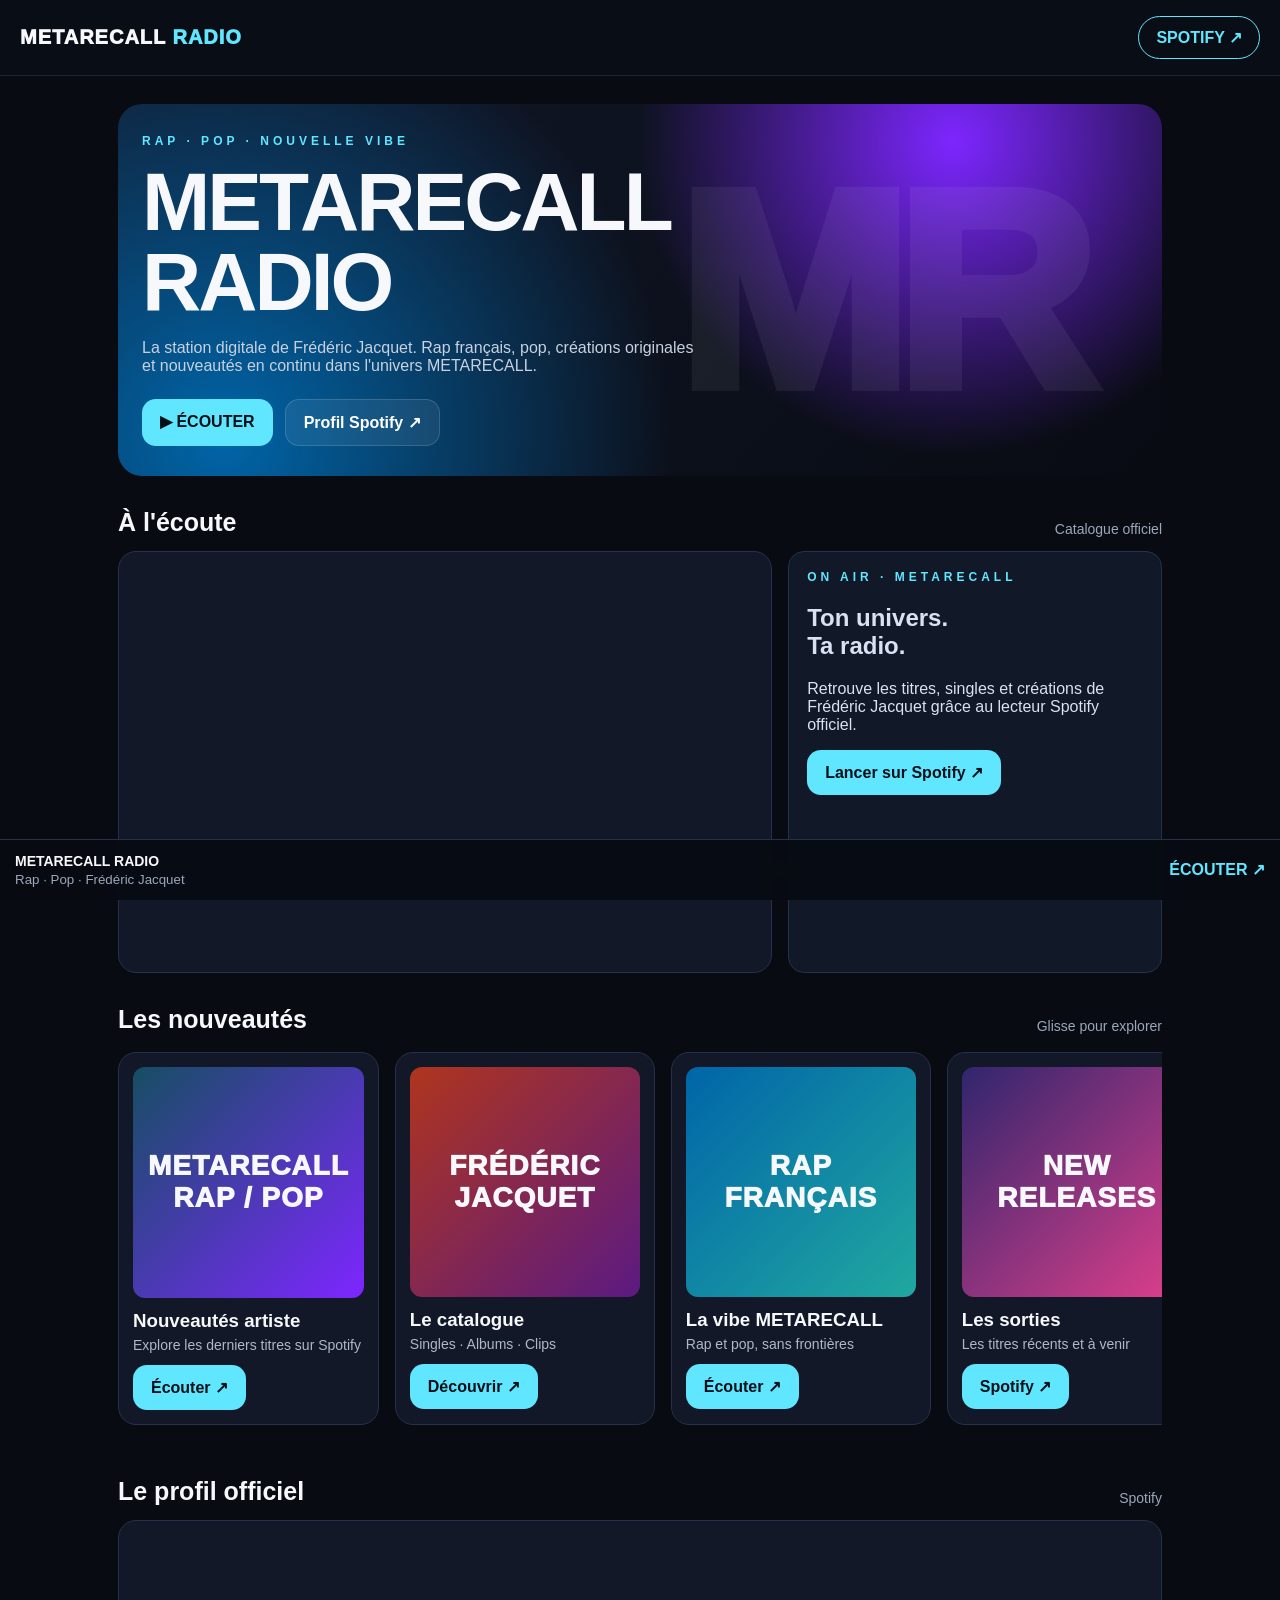
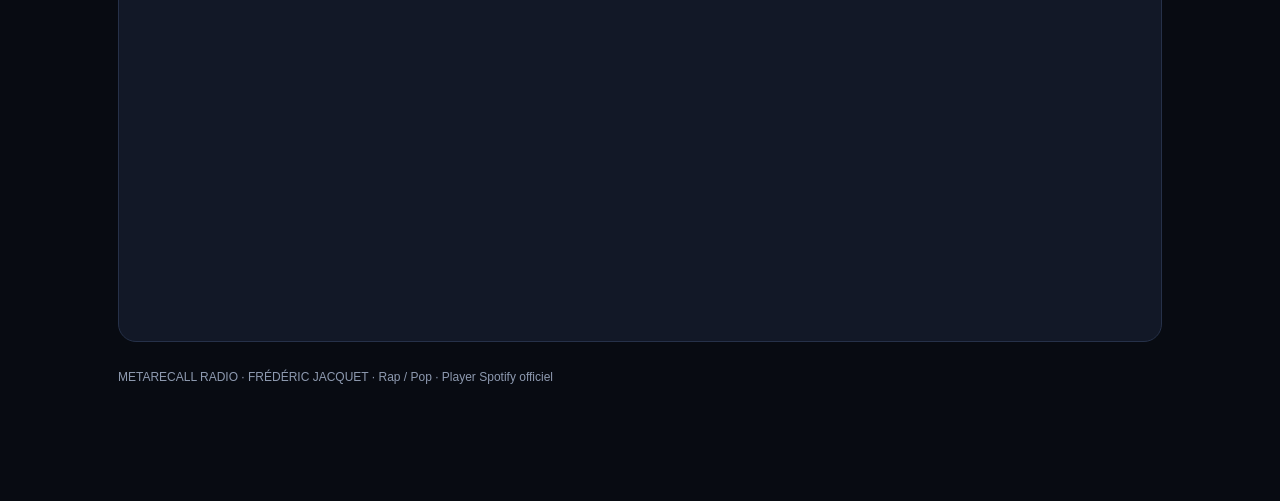
<file: metarecall-rap/index.html>
<!doctype html><html lang="fr"><head><meta charset="utf-8"><meta name="viewport" content="width=device-width,initial-scale=1"><meta name="theme-color" content="#080b12"><title>METARECALL RADIO — Frédéric Jacquet</title><meta name="description" content="METARECALL RADIO, rap, pop et nouveautés de Frédéric Jacquet"><style>
*{box-sizing:border-box}body{margin:0;background:#080b12;color:#f7f8fb;font-family:Inter,Arial,sans-serif}a{color:inherit;text-decoration:none}.top{display:flex;align-items:center;justify-content:space-between;padding:16px 20px;border-bottom:1px solid #202535;background:#090d15;position:sticky;top:0;z-index:10}.logo{font-weight:950;letter-spacing:1px;font-size:20px}.logo span{color:#61e6ff}.pill{border:1px solid #61e6ff;border-radius:30px;padding:11px 17px;color:#61e6ff;font-weight:800}.wrap{max-width:1100px;margin:auto;padding:20px}.hero{position:relative;overflow:hidden;border-radius:24px;padding:30px 24px;min-height:290px;background:radial-gradient(circle at 80% 10%,#7d26ff 0,transparent 35%),radial-gradient(circle at 10% 90%,#0065a8 0,transparent 45%),linear-gradient(130deg,#12182a,#080b12)}.hero:after{content:'MR';position:absolute;right:8%;top:8%;font-size:clamp(100px,30vw,280px);font-weight:1000;opacity:.06;letter-spacing:-15px}.eyebrow{font-size:12px;letter-spacing:4px;color:#61e6ff;font-weight:800}.hero h1{font-size:clamp(42px,9vw,82px);letter-spacing:-3px;line-height:.98;margin:14px 0}.hero p{color:#c8d1e0;max-width:560px}.heroBtns{display:flex;gap:12px;flex-wrap:wrap;margin-top:24px}.btn{display:inline-block;padding:13px 18px;border-radius:14px;background:#61e6ff;color:#071019;font-weight:900}.btn.secondary{background:#ffffff12;color:white;border:1px solid #ffffff25}.section{margin-top:32px}.sectionHead{display:flex;align-items:end;justify-content:space-between;gap:12px;margin-bottom:14px}.sectionHead h2{font-size:25px;margin:0}.muted{color:#9ba7bb;font-size:14px}.rail{display:flex;gap:16px;overflow-x:auto;scroll-snap-type:x mandatory;scroll-behavior:smooth;-webkit-overflow-scrolling:touch;padding:4px 2px 20px}.card{flex:0 0 min(78vw,290px);scroll-snap-align:start;background:#121827;border:1px solid #263149;border-radius:18px;padding:14px}.cover{aspect-ratio:1/1;border-radius:12px;background:linear-gradient(135deg,#164e63,#7d26ff);display:grid;place-items:center;text-align:center;font-weight:950;font-size:28px;padding:15px;letter-spacing:1px}.card:nth-child(2) .cover{background:linear-gradient(135deg,#af351d,#5b1a82)}.card:nth-child(3) .cover{background:linear-gradient(135deg,#0065a8,#21a8a0)}.card:nth-child(4) .cover{background:linear-gradient(135deg,#30266d,#e3408c)}.card h3{margin:12px 0 5px}.card p{margin:0;color:#aeb8c9;font-size:14px}.embed{border-radius:18px;overflow:hidden;background:#121827;border:1px solid #263149}.embed iframe{display:block;width:100%;border:0}.feature{display:grid;grid-template-columns:1fr;gap:16px}.feature .embed iframe{height:380px}.tagline{border:1px solid #263149;background:#111827;border-radius:16px;padding:18px;color:#d8e2f2}.bottom{position:sticky;bottom:0;background:#080b12f2;border-top:1px solid #263149;padding:12px 15px;display:flex;align-items:center;justify-content:space-between;gap:12px;backdrop-filter:blur(12px)}.bottom strong{font-size:14px}.bottom small{color:#9ba7bb}.bottom a{color:#61e6ff;font-weight:900}.footer{padding:28px 0;color:#8e9ab0;font-size:12px}@media(min-width:800px){.wrap{padding:28px}.feature{grid-template-columns:1.4fr .8fr}.feature .embed iframe{height:420px}.card{flex-basis:260px}}</style></head><body><header class="top"><a class="logo" href="#top">METARECALL <span>RADIO</span></a><a class="pill" href="https://open.spotify.com/artist/7KwZrK2zXfmiLqDWJB0VXr" target="_blank" rel="noopener">SPOTIFY ↗</a></header><main class="wrap" id="top"><section class="hero"><div class="eyebrow">RAP · POP · NOUVELLE VIBE</div><h1>METARECALL<br>RADIO</h1><p>La station digitale de Frédéric Jacquet. Rap français, pop, créations originales et nouveautés en continu dans l'univers METARECALL.</p><div class="heroBtns"><a class="btn" href="#ecouter">▶ ÉCOUTER</a><a class="btn secondary" href="https://open.spotify.com/artist/7KwZrK2zXfmiLqDWJB0VXr" target="_blank" rel="noopener">Profil Spotify ↗</a></div></section><section class="section" id="ecouter"><div class="sectionHead"><h2>À l'écoute</h2><span class="muted">Catalogue officiel</span></div><div class="feature"><div class="embed"><iframe src="https://open.spotify.com/embed/artist/7KwZrK2zXfmiLqDWJB0VXr?utm_source=generator&theme=0" height="420" loading="lazy" allow="autoplay;clipboard-write;encrypted-media;fullscreen;picture-in-picture"></iframe></div><div class="tagline"><div class="eyebrow">ON AIR · METARECALL</div><h2>Ton univers.<br>Ta radio.</h2><p>Retrouve les titres, singles et créations de Frédéric Jacquet grâce au lecteur Spotify officiel.</p><a class="btn" href="https://open.spotify.com/artist/7KwZrK2zXfmiLqDWJB0VXr" target="_blank" rel="noopener">Lancer sur Spotify ↗</a></div></div></section><section class="section"><div class="sectionHead"><h2>Les nouveautés</h2><span class="muted">Glisse pour explorer</span></div><div class="rail"><div class="card"><div class="cover">METARECALL<br>RAP / POP</div><h3>Nouveautés artiste</h3><p>Explore les derniers titres sur Spotify</p><a class="btn" style="margin-top:12px" href="https://open.spotify.com/artist/7KwZrK2zXfmiLqDWJB0VXr" target="_blank" rel="noopener">Écouter ↗</a></div><div class="card"><div class="cover">FRÉDÉRIC<br>JACQUET</div><h3>Le catalogue</h3><p>Singles · Albums · Clips</p><a class="btn" style="margin-top:12px" href="https://open.spotify.com/artist/7KwZrK2zXfmiLqDWJB0VXr" target="_blank" rel="noopener">Découvrir ↗</a></div><div class="card"><div class="cover">RAP<br>FRANÇAIS</div><h3>La vibe METARECALL</h3><p>Rap et pop, sans frontières</p><a class="btn" style="margin-top:12px" href="https://open.spotify.com/artist/7KwZrK2zXfmiLqDWJB0VXr" target="_blank" rel="noopener">Écouter ↗</a></div><div class="card"><div class="cover">NEW<br>RELEASES</div><h3>Les sorties</h3><p>Les titres récents et à venir</p><a class="btn" style="margin-top:12px" href="https://open.spotify.com/artist/7KwZrK2zXfmiLqDWJB0VXr" target="_blank" rel="noopener">Spotify ↗</a></div></div></section><section class="section"><div class="sectionHead"><h2>Le profil officiel</h2><span class="muted">Spotify</span></div><div class="embed"><iframe src="https://open.spotify.com/embed/artist/7KwZrK2zXfmiLqDWJB0VXr?utm_source=generator&theme=0" height="420" loading="lazy" allow="autoplay;clipboard-write;encrypted-media;fullscreen;picture-in-picture"></iframe></div></section><div class="footer">METARECALL RADIO · FRÉDÉRIC JACQUET · Rap / Pop · Player Spotify officiel</div></main><div class="bottom"><div><strong>METARECALL RADIO</strong><br><small>Rap · Pop · Frédéric Jacquet</small></div><a href="https://open.spotify.com/artist/7KwZrK2zXfmiLqDWJB0VXr" target="_blank" rel="noopener">ÉCOUTER ↗</a></div></body></html>
</file>
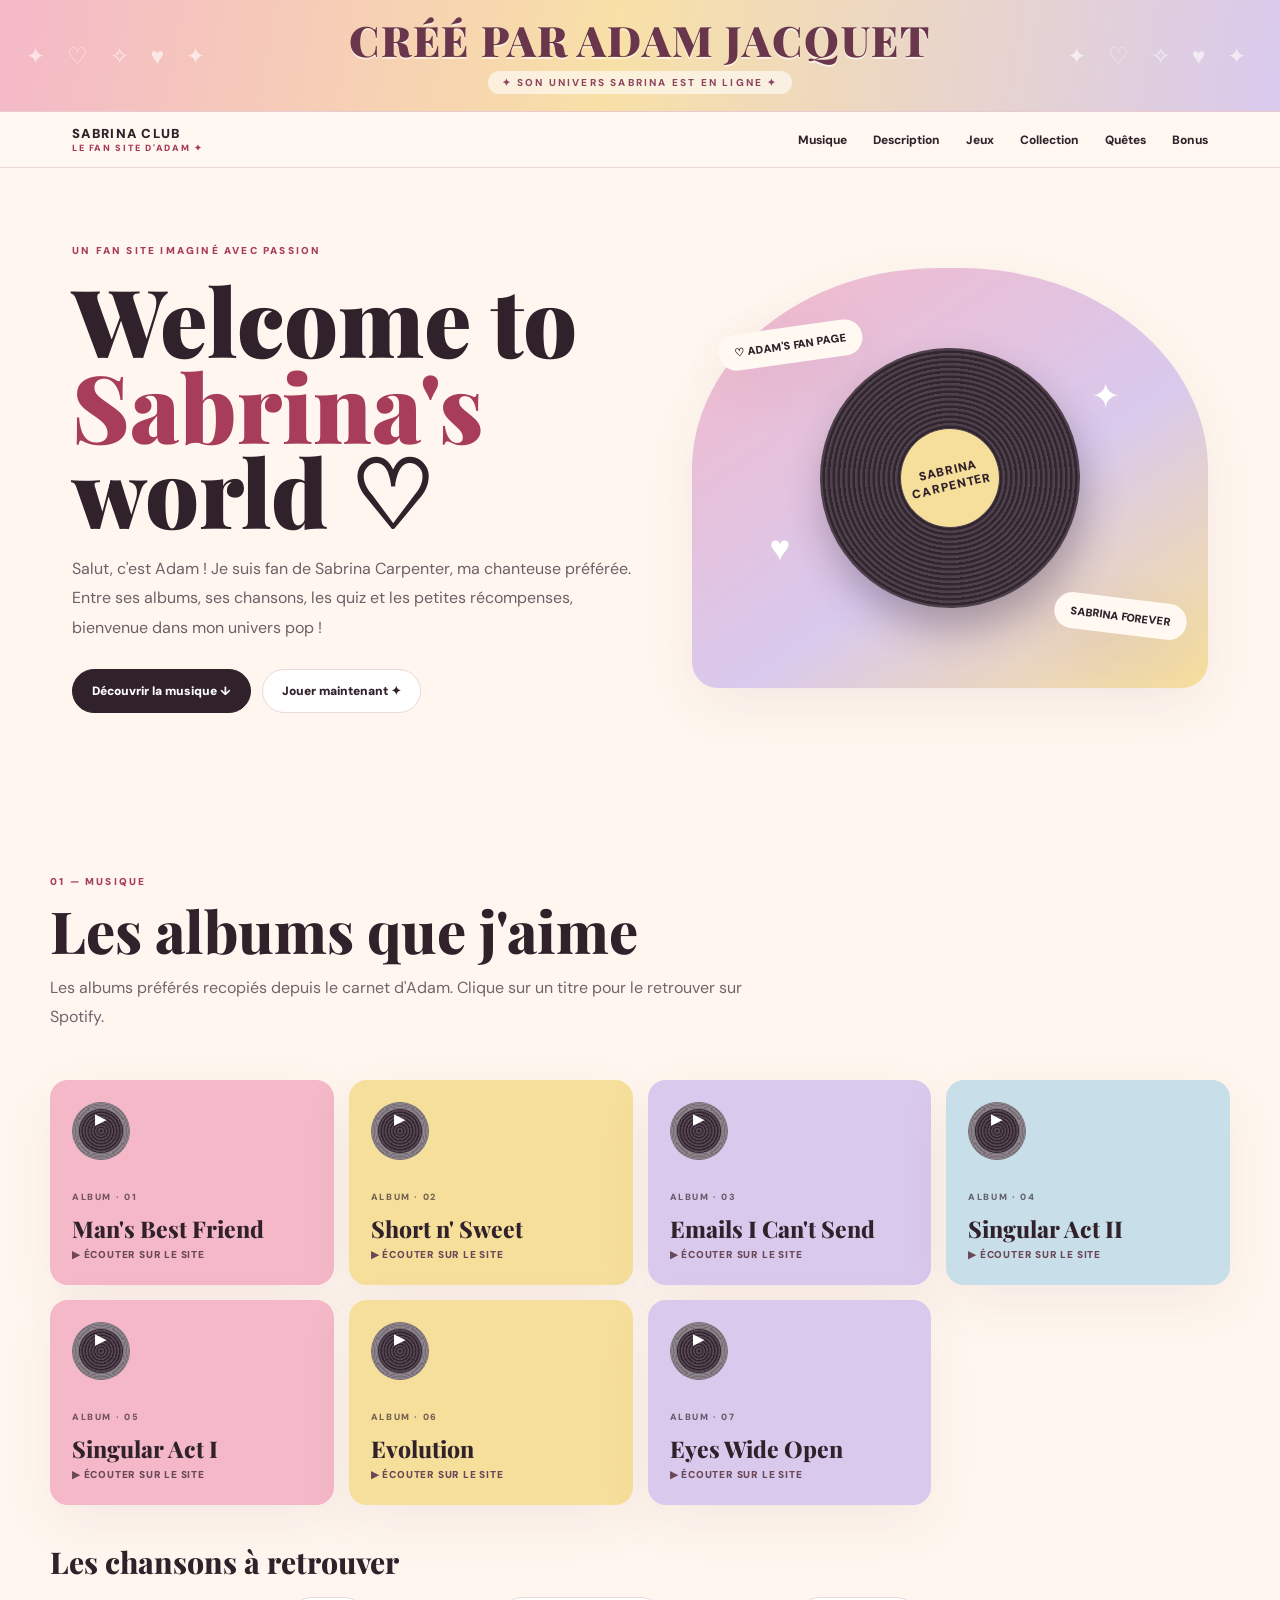
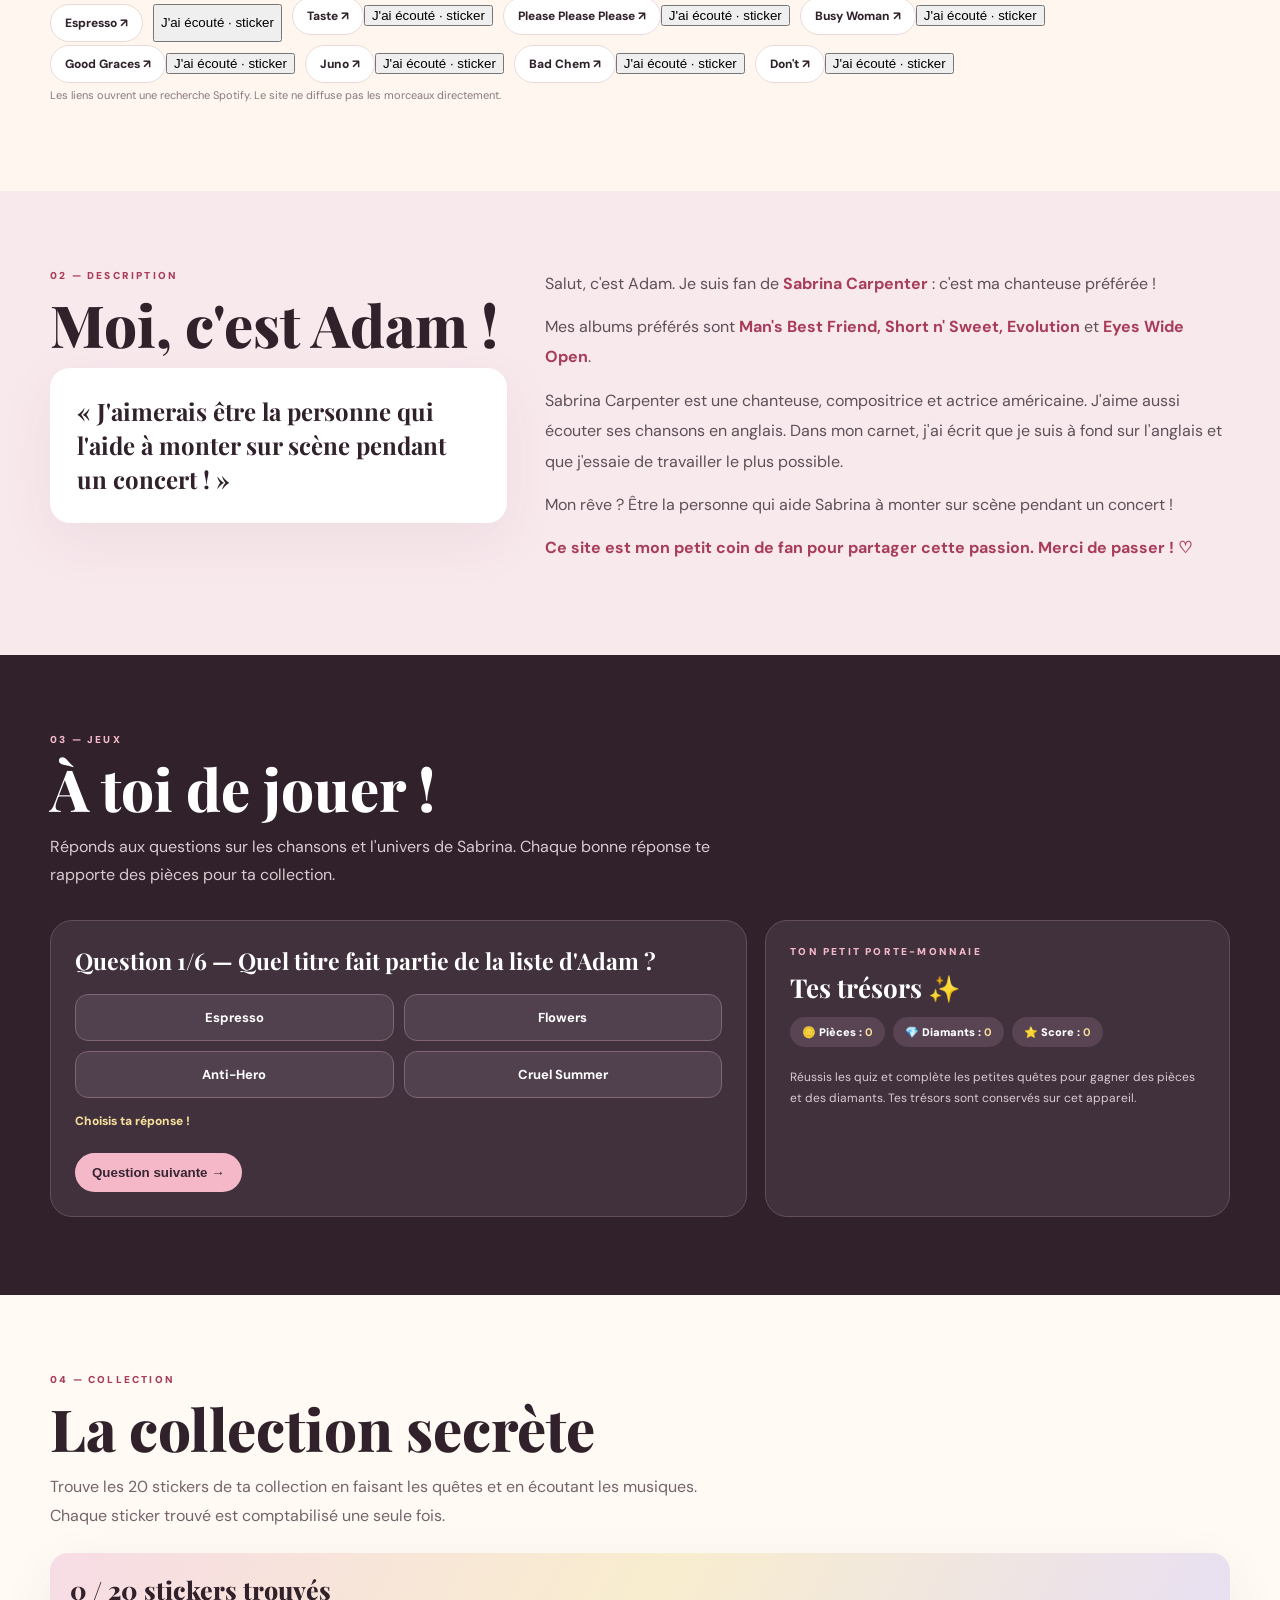
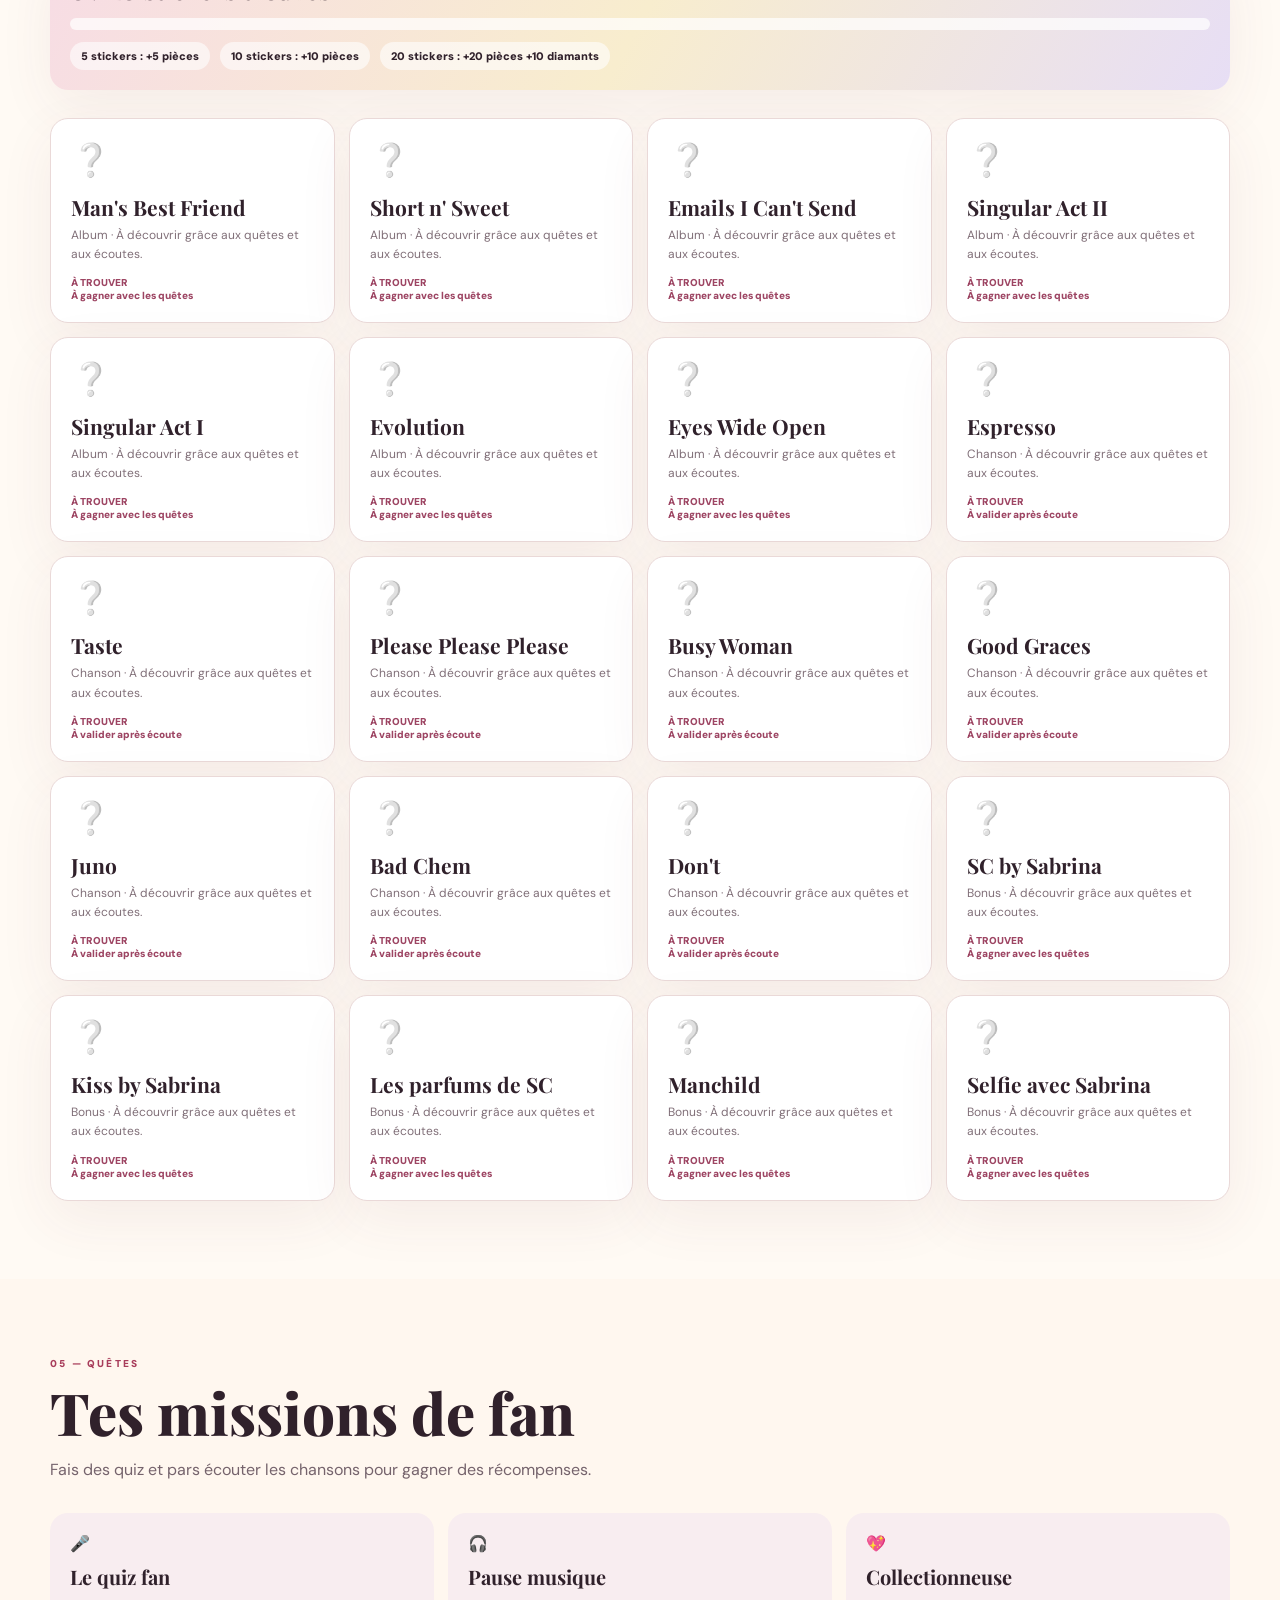
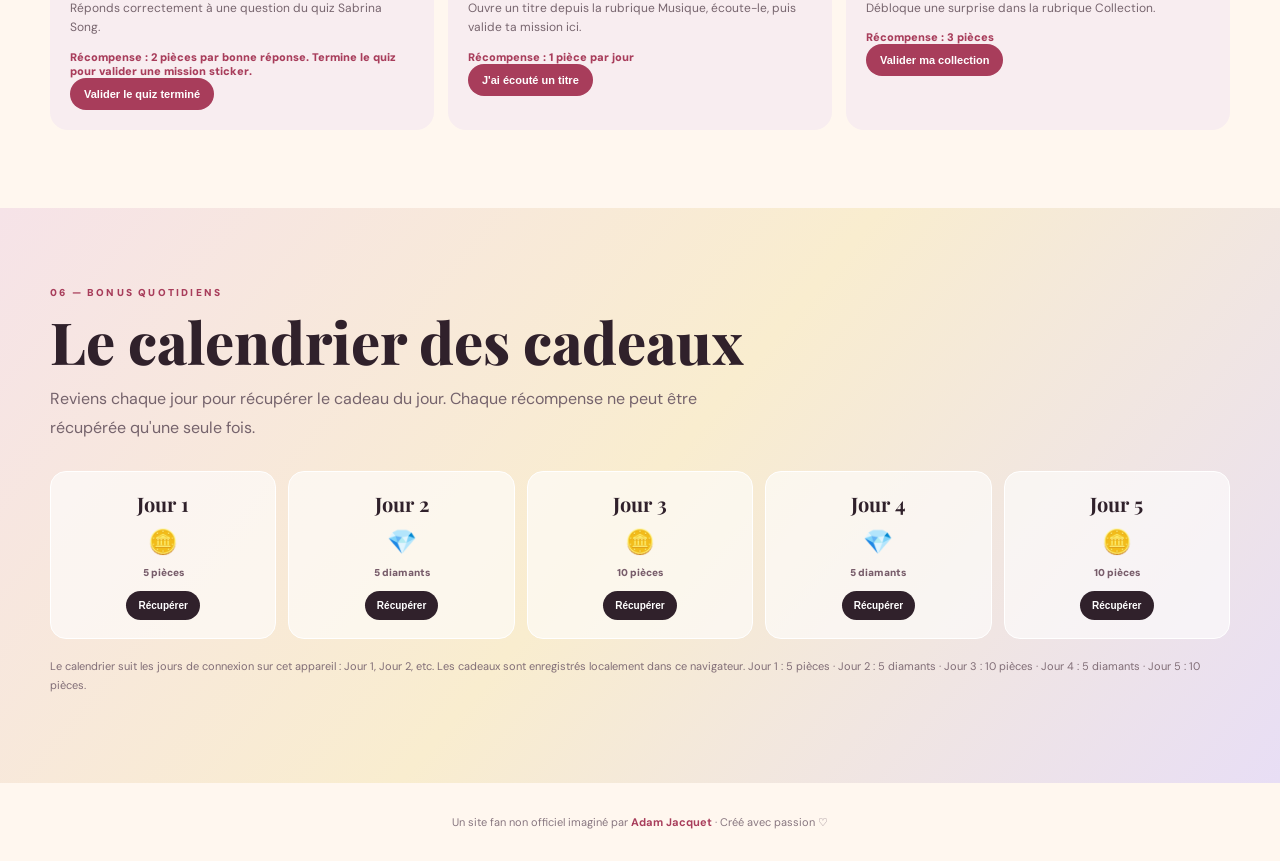
<file: sabrina-adam-site/index.html>
<!doctype html>
<html lang="fr">
<head>
<meta charset="utf-8"><meta name="viewport" content="width=device-width,initial-scale=1">
<meta name="description" content="Le petit univers Sabrina Carpenter imaginé par Adam Jacquet : musique, quiz, collection et quêtes.">
<meta name="theme-color" content="#fff4ed"><title>Sabrina Carpenter — l'univers d'Adam</title>
<link rel="preconnect" href="https://fonts.googleapis.com"><link rel="preconnect" href="https://fonts.gstatic.com" crossorigin>
<link href="https://fonts.googleapis.com/css2?family=DM+Sans:wght@400;500;600;700;800&family=Playfair+Display:wght@600;700;800;900&display=swap" rel="stylesheet">
<style>
:root{--ink:#30212b;--berry:#a83d5b;--pink:#f4b8c8;--blush:#fbe2e7;--cream:#fff7ef;--butter:#f6df9b;--lilac:#d9c9ed;--blue:#c8dfea;--green:#c9dfd1;--line:#ead9d8;--shadow:0 18px 55px #6c3b4b12}
*{box-sizing:border-box}html{scroll-behavior:smooth;scroll-padding-top:90px}body{margin:0;background:var(--cream);color:var(--ink);font-family:'DM Sans',sans-serif;overflow-x:hidden}
a{color:inherit}.creator{padding:17px 18px;text-align:center;background:linear-gradient(100deg,#f4b8c8,#f8e0a7 48%,#d9c9ed);border-bottom:1px solid #e8cbd1;position:relative;overflow:hidden}.creator:before,.creator:after{content:'✦  ♡  ✧  ♥  ✦';position:absolute;top:50%;transform:translateY(-50%);font-size:23px;letter-spacing:8px;color:#fff9}.creator:before{left:2%}.creator:after{right:2%}.creator strong{display:block;font:900 clamp(24px,4vw,42px)/1.1 'Playfair Display',serif;letter-spacing:.04em;color:#69364b;text-shadow:0 2px #fff9}.creator span{display:inline-block;margin-top:8px;padding:5px 14px;border-radius:30px;background:#fff9;color:#8e4560;font-size:10px;font-weight:800;letter-spacing:.22em}
.floats{position:fixed;inset:0;pointer-events:none;z-index:10;overflow:hidden}.float{position:absolute;bottom:-50px;animation:up var(--dur) linear infinite;animation-delay:var(--delay);font-size:var(--size);opacity:0;filter:drop-shadow(0 3px 5px #a45b6a20)}@keyframes up{0%{transform:translateY(0) translateX(0) rotate(-12deg);opacity:0}12%{opacity:.7}82%{opacity:.55}100%{transform:translateY(-115vh) translateX(var(--drift)) rotate(20deg);opacity:0}}@media(prefers-reduced-motion:reduce){.float{display:none}html{scroll-behavior:auto}}
header{position:sticky;top:0;z-index:8;background:#fff8f1eF;backdrop-filter:blur(14px);border-bottom:1px solid var(--line)}nav{max-width:1180px;margin:auto;display:flex;align-items:center;justify-content:space-between;padding:13px 22px;gap:16px}.logo{text-decoration:none;font-weight:900;letter-spacing:.1em;font-size:13px}.logo small{display:block;color:var(--berry);font-size:9px;letter-spacing:.18em}.navlinks{display:flex;gap:clamp(10px,2.4vw,26px);flex-wrap:wrap}.navlinks a{text-decoration:none;font-size:12px;font-weight:800}.navlinks a:hover{color:var(--berry)}
main{overflow:hidden}.hero{max-width:1180px;margin:auto;padding:76px 22px 84px;display:grid;grid-template-columns:1.05fr .95fr;gap:50px;align-items:center;min-height:590px}.eyebrow,.kicker{font-size:10px;letter-spacing:.22em;font-weight:900;color:var(--berry)}h1,h2,h3,p{margin-top:0}.hero h1{font:900 clamp(52px,7.6vw,94px)/.91 'Playfair Display',serif;margin:20px 0}.hero h1 em{font-style:normal;color:var(--berry)}.hero p{max-width:560px;color:#705f68;line-height:1.85;font-size:16px}.cta{display:flex;gap:11px;flex-wrap:wrap;margin-top:26px}.btn{display:inline-flex;align-items:center;justify-content:center;padding:13px 19px;border-radius:40px;text-decoration:none;font-size:12px;font-weight:900;background:var(--ink);color:white;border:1px solid var(--ink);cursor:pointer}.btn.light{background:#fff;color:var(--ink);border-color:var(--line)}.stage{height:420px;border-radius:48% 48% 26px 26px;background:radial-gradient(circle at 48% 34%,#fff4ce 0 10%,transparent 10.5%),linear-gradient(145deg,#f4b8c8,#d9c9ed 58%,#f6df9b);position:relative;display:grid;place-items:center;box-shadow:var(--shadow);isolation:isolate}.vinyl{width:min(62%,260px);aspect-ratio:1;border-radius:50%;background:repeating-radial-gradient(circle,#302630 0 2px,#50404c 3px 5px);box-shadow:0 22px 38px #39263655;display:grid;place-items:center;transform:rotate(-13deg)}.vinyl:after{content:'SABRINA\A CARPENTER';white-space:pre;text-align:center;display:grid;place-items:center;width:38%;aspect-ratio:1;border-radius:50%;background:var(--butter);font-size:clamp(8px,1.1vw,12px);font-weight:900;letter-spacing:.08em}.sticker{position:absolute;background:#fff9f2;padding:11px 16px;border-radius:30px;font-size:11px;font-weight:900;box-shadow:var(--shadow)}.sticker.one{left:5%;top:14%;transform:rotate(-8deg)}.sticker.two{right:4%;bottom:13%;transform:rotate(7deg)}.spark{position:absolute;font-size:35px;color:white}.spark.s1{top:25%;right:17%}.spark.s2{bottom:28%;left:15%}
.section{padding:78px 22px}.inner{max-width:1180px;margin:auto}.title{font:800 clamp(36px,5vw,58px)/1.05 'Playfair Display',serif;margin:12px 0 14px}.intro{color:#75636c;line-height:1.8;max-width:700px}.sectionhead{display:flex;align-items:end;justify-content:space-between;gap:20px;flex-wrap:wrap}.albums{display:grid;grid-template-columns:repeat(4,1fr);gap:15px;margin-top:32px}.album{min-height:205px;border-radius:18px;padding:20px;display:flex;flex-direction:column;justify-content:space-between;box-shadow:var(--shadow);transition:transform .2s}.album:hover{transform:translateY(-5px)}.album{cursor:pointer;position:relative;border:2px solid transparent;text-align:left;color:var(--ink);font:inherit}.album:focus-visible{outline:3px solid var(--berry);outline-offset:4px}.album.active{border-color:var(--berry);box-shadow:0 0 0 4px #a83d5b20,var(--shadow)}.album .playhint{font-size:10px;font-weight:900;letter-spacing:.08em;margin-top:9px;color:#6b4857}.album .discmini:after{content:"▶";display:grid;place-items:center;color:#fff;font-size:15px}.album.active .discmini:after{content:"♫"}.album:nth-child(4n+1){background:var(--pink)}.album:nth-child(4n+2){background:var(--butter)}.album:nth-child(4n+3){background:var(--lilac)}.album:nth-child(4n){background:var(--blue)}.album small{font-size:9px;font-weight:900;letter-spacing:.18em;opacity:.65}.album .discmini{width:58px;height:58px;border-radius:50%;background:repeating-radial-gradient(circle,#302630 0 1px,#594654 2px 3px);border:7px solid #ffffff55}.album h3{font:800 23px/1.08 'Playfair Display',serif;margin:12px 0 0}.album p{font-size:10px;margin:6px 0 0;opacity:.7}.player-shell{margin-top:24px;padding:18px;background:#fff;border:1px solid var(--line);border-radius:20px;box-shadow:var(--shadow)}.player-head{display:flex;justify-content:space-between;align-items:center;margin-bottom:12px}.player-head h3{font:700 23px "Playfair Display",serif;margin:5px 0}.player-head button{border:0;border-radius:50%;width:36px;height:36px;background:var(--blush);font-size:17px;cursor:pointer}.player-shell iframe{display:block;width:100%;height:352px;border:0;border-radius:13px}.player-note{font-size:10px;color:#8a7880;margin:10px 0 0}.tracks{display:flex;flex-wrap:wrap;gap:10px;margin-top:25px}.track{border:1px solid var(--line);border-radius:30px;background:#fff;padding:10px 14px;font-size:12px;font-weight:800;text-decoration:none;transition:.2s}.track:hover{background:var(--blush);border-color:var(--pink)}.hint{font-size:11px;color:#8a7880;margin-top:14px}
.about{background:#f8e9ed}.aboutgrid{display:grid;grid-template-columns:.8fr 1.2fr;gap:38px;align-items:start}.quote{padding:27px;background:#fff;border-radius:20px;font:700 24px/1.4 'Playfair Display',serif;box-shadow:var(--shadow)}.bio{color:#5e5058;line-height:1.9}.bio p{margin-bottom:13px}.bio strong{color:var(--berry)}
.gamearea{background:#30212b;color:#fff}.gamearea .intro{color:#d9cbd1}.gamearea .kicker{color:var(--pink)}.gamegrid{display:grid;grid-template-columns:1.2fr .8fr;gap:18px;margin-top:30px}.panel{background:#40313d;border:1px solid #634d5d;border-radius:22px;padding:24px}.question{font:700 23px 'Playfair Display',serif;margin:0 0 18px}.answers{display:grid;grid-template-columns:1fr 1fr;gap:10px}.answer{padding:14px;border:1px solid #806477;border-radius:13px;background:#51404d;color:white;font:700 13px 'DM Sans';cursor:pointer}.answer:hover{background:#684e60}.answer:disabled{opacity:.7;cursor:default}.feedback{min-height:25px;color:var(--butter);font-weight:800;font-size:12px;margin:15px 0}.hud{display:flex;gap:8px;flex-wrap:wrap}.pill{border-radius:30px;padding:8px 12px;background:#594453;color:#fff;font-size:11px;font-weight:900}.pill b{color:var(--butter)}.next{border:0;background:var(--pink);color:#382633;padding:12px 17px;border-radius:30px;font-weight:900;cursor:pointer}
.collection{background:#fffaf4}.sticker-progress{margin:22px 0;padding:20px;border-radius:18px;background:linear-gradient(120deg,#f7dce5,#f8edce,#e7def5);box-shadow:var(--shadow)}.sticker-progress strong{font:800 25px 'Playfair Display',serif}.progress-track{height:12px;background:#ffffffb8;border-radius:20px;overflow:hidden;margin:12px 0}.progress-fill{height:100%;width:0;background:linear-gradient(90deg,#b34f70,#8e6db5);border-radius:20px;transition:width .25s}.milestones{display:flex;gap:10px;flex-wrap:wrap}.milestone{padding:7px 11px;border-radius:20px;background:#fff9;font-size:11px;font-weight:900}.collectiongrid{display:grid;grid-template-columns:repeat(4,1fr);gap:14px;margin-top:28px}.collectcard.found{background:#fceaf0;border-color:#e8a9bd}.collectcard .found-label{font-size:10px;font-weight:900;color:#9d4563}.collectcard{background:#fff;border:1px solid var(--line);border-radius:18px;padding:20px;box-shadow:var(--shadow)}.collectcard .emoji{font-size:32px}.collectcard h3{font:700 21px 'Playfair Display',serif;margin:12px 0 5px}.collectcard p{font-size:12px;color:#806f78;line-height:1.6;min-height:38px}.collectcard button,.quest button,.bonus button{border:0;border-radius:30px;padding:10px 14px;background:var(--berry);color:#fff;font-size:11px;font-weight:900;cursor:pointer}.collectcard button:disabled,.bonus button:disabled{background:#d9cbd0;color:#786b71;cursor:default}.questlist{display:grid;grid-template-columns:repeat(3,1fr);gap:14px;margin-top:28px}.quest{background:#f8edf0;border-radius:18px;padding:20px}.quest h3{font:700 20px 'Playfair Display',serif;margin:9px 0}.quest p{font-size:12px;color:#77656e;line-height:1.6}.quest .reward{font-size:11px;font-weight:900;color:var(--berry)}
.bonuswrap{background:linear-gradient(130deg,#f6e3e8,#f9edcf 50%,#e8def5)}.days{display:grid;grid-template-columns:repeat(5,1fr);gap:12px;margin-top:28px}.day{background:#fff9;border:1px solid #fff;border-radius:16px;padding:18px 10px;text-align:center}.day strong{display:block;font:700 20px 'Playfair Display',serif}.day .gift{font-size:24px;margin:9px}.day small{display:block;font-size:10px;font-weight:900;color:#785d6b;margin-bottom:12px}.day button{border:0;border-radius:30px;background:var(--ink);color:white;padding:9px 12px;font-size:10px;font-weight:900;cursor:pointer}.day button:disabled{background:#cbbdc2;color:#65585e}.fineprint{font-size:11px;color:#806d76;line-height:1.7;margin-top:18px}
footer{text-align:center;padding:32px 20px;color:#887780;font-size:11px}footer strong{color:var(--berry)}
.toast{position:fixed;bottom:18px;left:50%;transform:translateX(-50%);z-index:20;background:#30212b;color:white;padding:12px 18px;border-radius:30px;font-size:12px;font-weight:800;box-shadow:var(--shadow);opacity:0;pointer-events:none;transition:opacity .2s}.toast.show{opacity:1}
@media(max-width:800px){.hero{grid-template-columns:1fr;padding-top:54px;gap:35px}.stage{height:330px}.albums{grid-template-columns:repeat(2,1fr)}.aboutgrid,.gamegrid{grid-template-columns:1fr}.collectiongrid,.questlist{grid-template-columns:repeat(2,1fr)}.days{grid-template-columns:repeat(3,1fr)}.creator:before,.creator:after{display:none}}
@media(max-width:520px){nav{padding:12px 13px;align-items:flex-start}.navlinks{gap:8px 11px;justify-content:flex-end}.navlinks a{font-size:10px}.logo{font-size:11px}.logo small{font-size:8px}.hero h1{font-size:54px}.section{padding:58px 17px}.albums{gap:9px}.album{min-height:160px;padding:15px}.album h3{font-size:19px}.collectiongrid,.questlist{grid-template-columns:1fr 1fr}.days{grid-template-columns:repeat(2,1fr)}.answers{grid-template-columns:1fr}.panel{padding:18px}.creator strong{font-size:25px}}
</style>
</head>
<body>
<div class="creator"><strong>CRÉÉ PAR ADAM JACQUET</strong><span>✦ SON UNIVERS SABRINA EST EN LIGNE ✦</span></div>
<div class="floats" id="floats" aria-hidden="true"></div>
<header><nav><a class="logo" href="#accueil">SABRINA CLUB<small>LE FAN SITE D'ADAM ✦</small></a><div class="navlinks"><a href="#musique">Musique</a><a href="#description">Description</a><a href="#jeux">Jeux</a><a href="#collection">Collection</a><a href="#quetes">Quêtes</a><a href="#bonus">Bonus</a></div></nav></header>
<main>
<section class="hero" id="accueil"><div><div class="eyebrow">UN FAN SITE IMAGINÉ AVEC PASSION</div><h1>Welcome to<br><em>Sabrina's</em><br>world ♡</h1><p>Salut, c'est Adam ! Je suis fan de Sabrina Carpenter, ma chanteuse préférée. Entre ses albums, ses chansons, les quiz et les petites récompenses, bienvenue dans mon univers pop !</p><div class="cta"><a class="btn" href="#musique">Découvrir la musique ↓</a><a class="btn light" href="#jeux">Jouer maintenant ✦</a></div></div><div class="stage"><span class="sticker one">♡ ADAM'S FAN PAGE</span><div class="vinyl"></div><span class="spark s1">✦</span><span class="spark s2">♥</span><span class="sticker two">SABRINA FOREVER</span></div></section>
<section class="section" id="musique"><div class="inner"><div class="sectionhead"><div><div class="kicker">01 — MUSIQUE</div><h2 class="title">Les albums que j'aime</h2><p class="intro">Les albums préférés recopiés depuis le carnet d'Adam. Clique sur un titre pour le retrouver sur Spotify.</p></div></div><div class="albums">
<button class="album" type="button" data-album="1aqg30bNvLSWgShZgX4oop" data-title="Man's Best Friend"><div class="discmini"></div><div><small>ALBUM · 01</small><h3>Man's Best Friend</h3><span class="playhint">▶ ÉCOUTER SUR LE SITE</span></div></button>
<button class="album" type="button" data-album="4B4Elma4nNDUyl6D5PvQkj" data-title="Short n' Sweet"><div class="discmini"></div><div><small>ALBUM · 02</small><h3>Short n' Sweet</h3><span class="playhint">▶ ÉCOUTER SUR LE SITE</span></div></button>
<button class="album" type="button" data-album="5kDmlA2g9Y1YCbNo2Ufxlz" data-title="Emails I Can't Send"><div class="discmini"></div><div><small>ALBUM · 03</small><h3>Emails I Can't Send</h3><span class="playhint">▶ ÉCOUTER SUR LE SITE</span></div></button>
<button class="album" type="button" data-album="19KilSbbeHRFFZM7ChwTdP" data-title="Singular Act II"><div class="discmini"></div><div><small>ALBUM · 04</small><h3>Singular Act II</h3><span class="playhint">▶ ÉCOUTER SUR LE SITE</span></div></button>
<button class="album" type="button" data-album="29mlGxS6kxq1EHxlX1EAZK" data-title="Singular Act I"><div class="discmini"></div><div><small>ALBUM · 05</small><h3>Singular Act I</h3><span class="playhint">▶ ÉCOUTER SUR LE SITE</span></div></button>
<button class="album" type="button" data-album="7iOAJaGBmk67o337zaqt0R" data-title="Evolution"><div class="discmini"></div><div><small>ALBUM · 06</small><h3>Evolution</h3><span class="playhint">▶ ÉCOUTER SUR LE SITE</span></div></button>
<button class="album" type="button" data-album="55huyEjfSVsk9nnmmKp5df" data-title="Eyes Wide Open"><div class="discmini"></div><div><small>ALBUM · 07</small><h3>Eyes Wide Open</h3><span class="playhint">▶ ÉCOUTER SUR LE SITE</span></div></button></div><div class="player-shell" id="album-player" hidden><div class="player-head"><div><span class="kicker">LECTEUR INTÉGRÉ</span><h3 id="player-title">Choisis un album</h3></div><button type="button" id="close-player" aria-label="Fermer le lecteur">✕</button></div><iframe id="spotify-player" title="Lecteur Spotify Sabrina Carpenter" src="about:blank" allow="autoplay; clipboard-write; encrypted-media; fullscreen; picture-in-picture" loading="lazy"></iframe><button type="button" class="track-claim" id="album-listened">J'ai écouté cet album · récupérer le sticker</button><p class="player-note">La lecture est assurée par Spotify. Selon le navigateur, Spotify peut demander un clic sur ▶ dans le lecteur pour démarrer le son. La validation du sticker se fait manuellement après écoute.</p></div>
<h3 class="title" style="font-size:30px;margin-top:42px">Les chansons à retrouver</h3><div class="tracks">
<a class="track" target="_blank" rel="noopener" href="https://open.spotify.com/search/Espresso%20Sabrina%20Carpenter">Espresso ↗</a><button class="track-claim" data-sticker="song-espresso">J'ai écouté · sticker</button><span class="track-wrap"><a class="track" target="_blank" rel="noopener" href="https://open.spotify.com/search/Taste%20Sabrina%20Carpenter">Taste ↗</a><button class="track-claim" data-sticker="song-taste">J'ai écouté · sticker</button></span><span class="track-wrap"><a class="track" target="_blank" rel="noopener" href="https://open.spotify.com/search/Please%20Please%20Please%20Sabrina%20Carpenter">Please Please Please ↗</a><button class="track-claim" data-sticker="song-please">J'ai écouté · sticker</button></span><span class="track-wrap"><a class="track" target="_blank" rel="noopener" href="https://open.spotify.com/search/Busy%20Woman%20Sabrina%20Carpenter">Busy Woman ↗</a><button class="track-claim" data-sticker="song-busy">J'ai écouté · sticker</button></span><span class="track-wrap"><a class="track" target="_blank" rel="noopener" href="https://open.spotify.com/search/Good%20Graces%20Sabrina%20Carpenter">Good Graces ↗</a><button class="track-claim" data-sticker="song-good">J'ai écouté · sticker</button></span><span class="track-wrap"><a class="track" target="_blank" rel="noopener" href="https://open.spotify.com/search/Juno%20Sabrina%20Carpenter">Juno ↗</a><button class="track-claim" data-sticker="song-juno">J'ai écouté · sticker</button></span><span class="track-wrap"><a class="track" target="_blank" rel="noopener" href="https://open.spotify.com/search/Bad%20Chem%20Sabrina%20Carpenter">Bad Chem ↗</a><button class="track-claim" data-sticker="song-badchem">J'ai écouté · sticker</button></span><span class="track-wrap"><a class="track" target="_blank" rel="noopener" href="https://open.spotify.com/search/Don't%20Sabrina%20Carpenter">Don't ↗</a><button class="track-claim" data-sticker="song-dont">J'ai écouté · sticker</button></span></div><p class="hint">Les liens ouvrent une recherche Spotify. Le site ne diffuse pas les morceaux directement.</p></div></section>
<section class="section about" id="description"><div class="inner aboutgrid"><div><div class="kicker">02 — DESCRIPTION</div><h2 class="title">Moi, c'est Adam !</h2><div class="quote">« J'aimerais être la personne qui l'aide à monter sur scène pendant un concert ! »</div></div><div class="bio"><p>Salut, c'est Adam. Je suis fan de <strong>Sabrina Carpenter</strong> : c'est ma chanteuse préférée !</p><p>Mes albums préférés sont <strong>Man's Best Friend, Short n' Sweet, Evolution</strong> et <strong>Eyes Wide Open</strong>.</p><p>Sabrina Carpenter est une chanteuse, compositrice et actrice américaine. J'aime aussi écouter ses chansons en anglais. Dans mon carnet, j'ai écrit que je suis à fond sur l'anglais et que j'essaie de travailler le plus possible.</p><p>Mon rêve ? Être la personne qui aide Sabrina à monter sur scène pendant un concert !</p><p><strong>Ce site est mon petit coin de fan pour partager cette passion. Merci de passer ! ♡</strong></p></div></div></section>
<section class="section gamearea" id="jeux"><div class="inner"><div class="kicker">03 — JEUX</div><h2 class="title">À toi de jouer !</h2><p class="intro">Réponds aux questions sur les chansons et l'univers de Sabrina. Chaque bonne réponse te rapporte des pièces pour ta collection.</p><div class="gamegrid"><div class="panel"><p class="question" id="question"></p><div class="answers" id="answers"></div><p class="feedback" id="feedback" aria-live="polite">Choisis ta réponse !</p><button class="next" id="next">Question suivante →</button></div><div class="panel"><div class="kicker">TON PETIT PORTE-MONNAIE</div><h3 style="font:700 26px 'Playfair Display';margin:12px 0">Tes trésors ✨</h3><div class="hud"><span class="pill">🪙 Pièces : <b id="coins">0</b></span><span class="pill">💎 Diamants : <b id="diamonds">0</b></span><span class="pill">⭐ Score : <b id="score">0</b></span></div><p style="color:#d9cbd1;font-size:12px;line-height:1.7;margin:20px 0 0">Réussis les quiz et complète les petites quêtes pour gagner des pièces et des diamants. Tes trésors sont conservés sur cet appareil.</p></div></div></div></section>
<section class="section collection" id="collection"><div class="inner"><div class="kicker">04 — COLLECTION</div><h2 class="title">La collection secrète</h2><p class="intro">Trouve les 20 stickers de ta collection en faisant les quêtes et en écoutant les musiques. Chaque sticker trouvé est comptabilisé une seule fois.</p><div class="sticker-progress"><strong><span id="sticker-count">0</span> / 20 stickers trouvés</strong><div class="progress-track"><div class="progress-fill" id="sticker-fill"></div></div><div class="milestones"><span class="milestone" id="milestone-5">5 stickers : +5 pièces</span><span class="milestone" id="milestone-10">10 stickers : +10 pièces</span><span class="milestone" id="milestone-20">20 stickers : +20 pièces +10 diamants</span></div></div><div class="collectiongrid" id="collectiongrid"></div></div></section>
<section class="section" id="quetes"><div class="inner"><div class="kicker">05 — QUÊTES</div><h2 class="title">Tes missions de fan</h2><p class="intro">Fais des quiz et pars écouter les chansons pour gagner des récompenses.</p><div class="questlist">
<article class="quest"><div class="emoji">🎤</div><h3>Le quiz fan</h3><p>Réponds correctement à une question du quiz Sabrina Song.</p><div class="reward">Récompense : 2 pièces par bonne réponse. Termine le quiz pour valider une mission sticker.</div><button id="quizStickerQuest">Valider le quiz terminé</button></article>
<article class="quest"><div class="emoji">🎧</div><h3>Pause musique</h3><p>Ouvre un titre depuis la rubrique Musique, écoute-le, puis valide ta mission ici.</p><div class="reward">Récompense : 1 pièce par jour</div><button id="listenQuest">J'ai écouté un titre</button></article>
<article class="quest"><div class="emoji">💖</div><h3>Collectionneuse</h3><p>Débloque une surprise dans la rubrique Collection.</p><div class="reward">Récompense : 3 pièces</div><button id="collectQuest">Valider ma collection</button></article>
</div></div></section>
<section class="section bonuswrap" id="bonus"><div class="inner"><div class="kicker">06 — BONUS QUOTIDIENS</div><h2 class="title">Le calendrier des cadeaux</h2><p class="intro">Reviens chaque jour pour récupérer le cadeau du jour. Chaque récompense ne peut être récupérée qu'une seule fois.</p><div class="days" id="days"></div><p class="fineprint">Le calendrier suit les jours de connexion sur cet appareil : Jour 1, Jour 2, etc. Les cadeaux sont enregistrés localement dans ce navigateur. Jour 1 : 5 pièces · Jour 2 : 5 diamants · Jour 3 : 10 pièces · Jour 4 : 5 diamants · Jour 5 : 10 pièces.</p></div></section>
</main><footer>Un site fan non officiel imaginé par <strong>Adam Jacquet</strong> · Créé avec passion ♡</footer><div class="toast" id="toast" role="status"></div>
<script>
const $=id=>document.getElementById(id);
const defaults={coins:0,diamonds:0,score:0,unlocked:[],claimed:[],day:0,lastDay:"",listenDay:"",collectionBonus:false,stickers:[],milestones:[]};
let state;try{state={...defaults,...JSON.parse(localStorage.getItem("adamSabrinaClub")||"{}")}}catch(e){state={...defaults}}
function save(){localStorage.setItem("adamSabrinaClub",JSON.stringify(state));updateWallet()}
function updateWallet(){$("coins").textContent=state.coins;$("diamonds").textContent=state.diamonds;$("score").textContent=state.score;updateStickerProgress()}
let toastTimer;function toast(msg){const t=$("toast");t.textContent=msg;t.classList.add("show");clearTimeout(toastTimer);toastTimer=setTimeout(()=>t.classList.remove("show"),2400)}
const questions=[
{q:"Quel titre fait partie de la liste d'Adam ?",a:["Espresso","Flowers","Anti-Hero","Cruel Summer"],ok:0},
{q:"Lequel de ces titres est aussi dans son carnet ?",a:["Good Graces","Drivers License","Cardigan","Roar"],ok:0},
{q:"Quel titre apparaît dans la liste de chansons ?",a:["Juno","Shallow","Blank Space","Levitating"],ok:0},
{q:"Quel album Adam a-t-il cité parmi ses préférés ?",a:["Eyes Wide Open","SOUR","1989","Future Nostalgia"],ok:0},
{q:"Quel autre titre est noté dans le carnet ?",a:["Busy Woman","Flowers","Anti-Hero","Bad Romance"],ok:0},
{q:"Quel titre est bien écrit dans la sélection d'Adam ?",a:["Please Please Please","Watermelon Sugar","Vampire","Feather"],ok:0}
];let qi=0,answered=false;let quizCorrectQuestions=[];
function renderQuiz(){answered=false;const q=questions[qi];$("question").textContent="Question "+(qi+1)+"/"+questions.length+" — "+q.q;$("answers").innerHTML="";q.a.forEach((a,i)=>{const b=document.createElement("button");b.className="answer";b.textContent=a;b.onclick=()=>answer(i);$("answers").appendChild(b)});$("feedback").textContent="Choisis ta réponse !";$("next").textContent=qi===questions.length-1?"Rejouer ↻":"Question suivante →"}
function answer(i){if(answered)return;answered=true;const q=questions[qi];if(i===q.ok){state.coins+=2;state.score++;if(!quizCorrectQuestions.includes(qi))quizCorrectQuestions.push(qi);$("feedback").textContent="Bravo ! +2 pièces, bien joué ✨"}else{$("feedback").textContent="Pas tout à fait ! La bonne réponse : "+q.a[q.ok]}[...$("answers").children].forEach((b,j)=>{b.disabled=true;if(j===q.ok)b.style.borderColor="#f6df9b"});save()}
$("next").onclick=()=>{if(!answered){toast("Choisis d'abord une réponse !");return}if(qi===questions.length-1&&quizCorrectQuestions.length===questions.length){$("feedback").textContent="Quiz parfait ! Tu peux valider ta quête sticker."}qi=(qi+1)%questions.length;renderQuiz()};renderQuiz();let quizCorrect=0;$("quizStickerQuest").onclick=()=>{if(quizCorrect<questions.length){toast("Réponds correctement aux 6 questions avant de valider la quête !");return}const next=stickerItems.find(x=>x.kind==="Bonus"&&!state.stickers.includes(x.id));if(next)findSticker(next.id);else toast("Les stickers bonus sont déjà trouvés !");quizCorrect=0};
const stickerItems=[
{id:"album-mbf",name:"Man's Best Friend",icon:"💿",kind:"Album"},{id:"album-short",name:"Short n' Sweet",icon:"🎀",kind:"Album"},{id:"album-emails",name:"Emails I Can't Send",icon:"💌",kind:"Album"},{id:"album-singular2",name:"Singular Act II",icon:"✨",kind:"Album"},{id:"album-singular1",name:"Singular Act I",icon:"🌸",kind:"Album"},{id:"album-evolution",name:"Evolution",icon:"🦋",kind:"Album"},{id:"album-eyes",name:"Eyes Wide Open",icon:"👀",kind:"Album"},
{id:"song-espresso",name:"Espresso",icon:"☕",kind:"Chanson"},{id:"song-taste",name:"Taste",icon:"💋",kind:"Chanson"},{id:"song-please",name:"Please Please Please",icon:"💗",kind:"Chanson"},{id:"song-busy",name:"Busy Woman",icon:"💼",kind:"Chanson"},{id:"song-good",name:"Good Graces",icon:"🌟",kind:"Chanson"},{id:"song-juno",name:"Juno",icon:"🌙",kind:"Chanson"},{id:"song-badchem",name:"Bad Chem",icon:"🧪",kind:"Chanson"},{id:"song-dont",name:"Don't",icon:"🎧",kind:"Chanson"},
{id:"extra-sc",name:"SC by Sabrina",icon:"💖",kind:"Bonus"},{id:"extra-kiss",name:"Kiss by Sabrina",icon:"💋",kind:"Bonus"},{id:"extra-perfume",name:"Les parfums de SC",icon:"🧴",kind:"Bonus"},{id:"extra-manchild",name:"Manchild",icon:"🎵",kind:"Bonus"},{id:"extra-selfie",name:"Selfie avec Sabrina",icon:"📸",kind:"Bonus"}];
function updateStickerProgress(){const count=state.stickers.length;const c=$("sticker-count"),f=$("sticker-fill");if(c)c.textContent=count;if(f)f.style.width=(count/20*100)+"%";[5,10,20].forEach(n=>{const el=$("milestone-"+n);if(el&&state.milestones.includes(n)){el.textContent="✓ "+n+" stickers : récompense reçue";el.style.background="#d9efdf"}})}
function checkStickerRewards(){const count=state.stickers.length;const rewards={5:{coins:5,diamonds:0},10:{coins:10,diamonds:0},20:{coins:20,diamonds:10}};[5,10,20].forEach(n=>{if(count>=n&&!state.milestones.includes(n)){state.milestones.push(n);state.coins+=rewards[n].coins;state.diamonds+=rewards[n].diamonds;toast("Palier "+n+" stickers atteint ! +"+rewards[n].coins+" pièces"+(rewards[n].diamonds?" et +10 diamants":"")+" 🎉")}})}
function findSticker(id){if(state.stickers.includes(id)){toast("Ce sticker est déjà dans ta collection !");return}if(!stickerItems.some(x=>x.id===id)){toast("Sticker introuvable.");return}state.stickers.push(id);checkStickerRewards();save();renderCollection();toast("Nouveau sticker trouvé ! 💋")}
function renderCollection(){$("collectiongrid").innerHTML="";stickerItems.forEach(item=>{const found=state.stickers.includes(item.id);const card=document.createElement("article");card.className="collectcard"+(found?" found":"");card.innerHTML='<div class="emoji">'+(found?item.icon:"❔")+'</div><h3>'+item.name+'</h3><p>'+item.kind+' · '+(found?"Sticker trouvé et ajouté !":"À découvrir grâce aux quêtes et aux écoutes.")+'</p><div class="found-label">'+(found?"✓ DANS TA COLLECTION":"À TROUVER")+'</div>';if(!found){const note=document.createElement("div");note.className="found-label";note.textContent=item.kind==="Chanson"?"À valider après écoute":"À gagner avec les quêtes";card.appendChild(note)}$("collectiongrid").appendChild(card)});updateStickerProgress()}
document.querySelectorAll(".track-claim[data-sticker]").forEach(btn=>{btn.addEventListener("click",()=>findSticker(btn.dataset.sticker));if(state.stickers.includes(btn.dataset.sticker)){btn.disabled=true;btn.textContent="Sticker trouvé ✓"}});
renderCollection();
$("listenQuest").onclick=()=>{const today=new Date().toISOString().slice(0,10);if(state.listenDay===today){toast("Mission musique déjà validée aujourd'hui !");return}state.listenDay=today;state.coins+=1;const next=stickerItems.find(x=>x.kind==="Bonus"&&!state.stickers.includes(x.id));if(next)findSticker(next.id);save();toast("+1 pièce pour ta pause musique 🎧")};
$("collectQuest").onclick=()=>{if(state.collectionBonus){toast("Récompense collection déjà récupérée !");return}state.collectionBonus=true;state.coins+=3;const next=stickerItems.find(x=>!state.stickers.includes(x.id));if(next)findSticker(next.id);save();toast("+3 pièces : mission collection réussie !")};
const rewards=[{type:"coins",n:5,icon:"🪙"},{type:"diamonds",n:5,icon:"💎"},{type:"coins",n:10,icon:"🪙"},{type:"diamonds",n:5,icon:"💎"},{type:"coins",n:10,icon:"🪙"}];
function renderDays(){const box=$("days");box.innerHTML="";rewards.forEach((r,i)=>{const claimed=state.claimed.includes(i),el=document.createElement("div");el.className="day";el.innerHTML="<strong>Jour "+(i+1)+"</strong><div class='gift'>"+r.icon+"</div><small>"+r.n+" "+(r.type==="coins"?"pièces":"diamants")+"</small><button "+(claimed?"disabled":"")+">"+(claimed?"Récupéré ✓":"Récupérer")+"</button>";el.querySelector("button").onclick=()=>{if(claimed)return;const expected=state.claimed.length;if(i!==expected){toast("Suis le calendrier dans l'ordre : commence par le prochain jour !");return}state.claimed.push(i);state[r.type]+=r.n;save();renderDays();toast("Cadeau du jour récupéré ! 🎁")};box.appendChild(el)})}
renderDays();updateWallet();

let currentAlbumSticker=null;const albumStickerMap={"1aqg30bNvLSWgShZgX4oop":"album-mbf","4B4Elma4nNDUyl6D5PvQkj":"album-short","5kDmlA2g9Y1YCbNo2Ufxlz":"album-emails","19KilSbbeHRFFZM7ChwTdP":"album-singular2","29mlGxS6kxq1EHxlX1EAZK":"album-singular1","7iOAJaGBmk67o337zaqt0R":"album-evolution","55huyEjfSVsk9nnmmKp5df":"album-eyes"};document.getElementById("album-listened").addEventListener("click",()=>{if(currentAlbumSticker)findSticker(currentAlbumSticker)});
document.querySelectorAll(".album[data-album]").forEach(card=>card.addEventListener("click",()=>{
 const player=document.getElementById("album-player");
 const frame=document.getElementById("spotify-player");
 const id=card.dataset.album;currentAlbumSticker=albumStickerMap[id]||null;const albumClaim=document.getElementById("album-listened");albumClaim.disabled=!!(currentAlbumSticker&&state.stickers.includes(currentAlbumSticker));albumClaim.textContent=albumClaim.disabled?"Sticker déjà trouvé ✓":"J'ai écouté cet album · récupérer le sticker";
 document.querySelectorAll(".album").forEach(el=>el.classList.toggle("active",el===card));
 document.getElementById("player-title").textContent=card.dataset.title;
 player.hidden=false;
 frame.src="https://open.spotify.com/embed/album/"+id+"?utm_source=generator&theme=0&autoplay=1";
 player.scrollIntoView({behavior:"smooth",block:"nearest"});
}));
document.getElementById("close-player").addEventListener("click",()=>{
 document.getElementById("spotify-player").src="about:blank";
 document.getElementById("album-player").hidden=true;
 document.querySelectorAll(".album").forEach(el=>el.classList.remove("active"));
});

const floatLayer=$("floats"),symbols=["💋","♡","💗","✦","💌","♥"];for(let i=0;i<25;i++){const s=document.createElement("span");s.className="float";s.textContent=symbols[i%symbols.length];s.style.left=Math.random()*100+"%";s.style.setProperty("--dur",(12+Math.random()*13)+"s");s.style.setProperty("--delay",(-Math.random()*24)+"s");s.style.setProperty("--size",(13+Math.random()*17)+"px");s.style.setProperty("--drift",(-50+Math.random()*100)+"px");floatLayer.appendChild(s)}
</script>
</body></html>
</file>
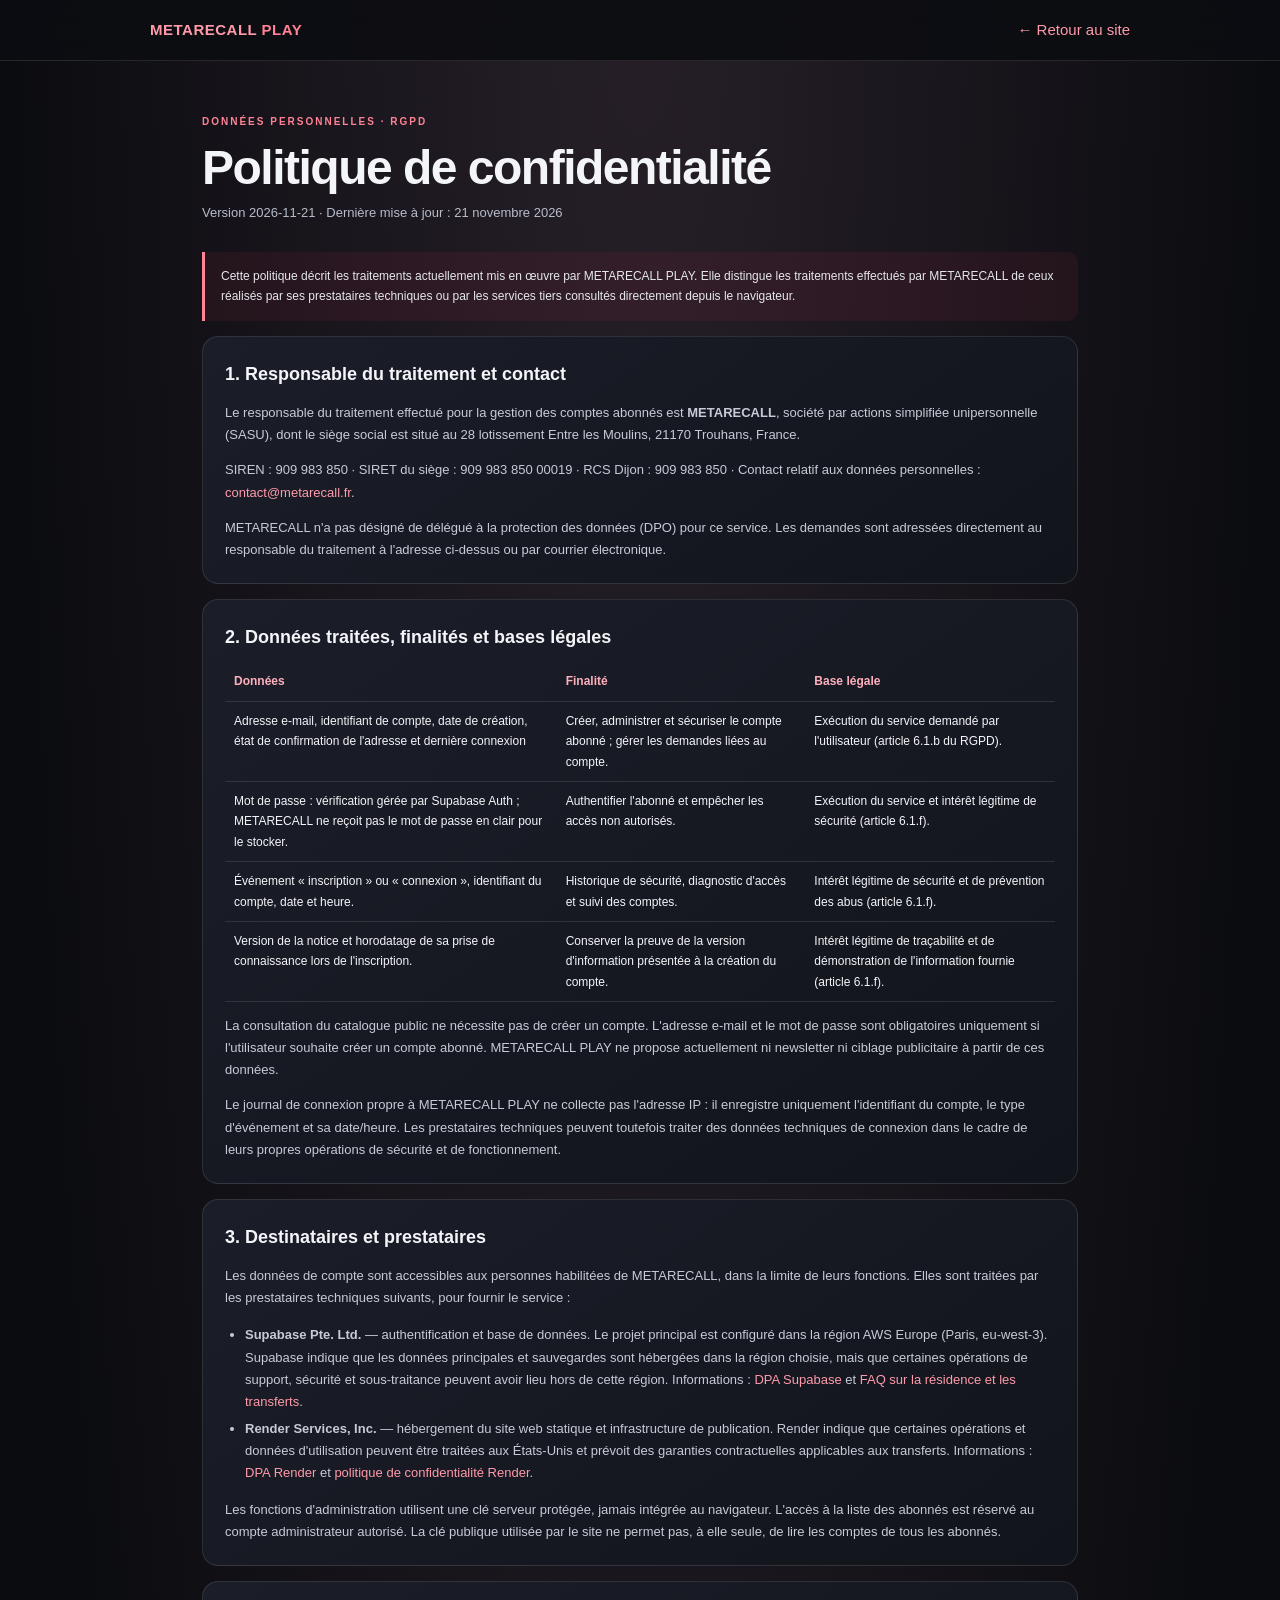
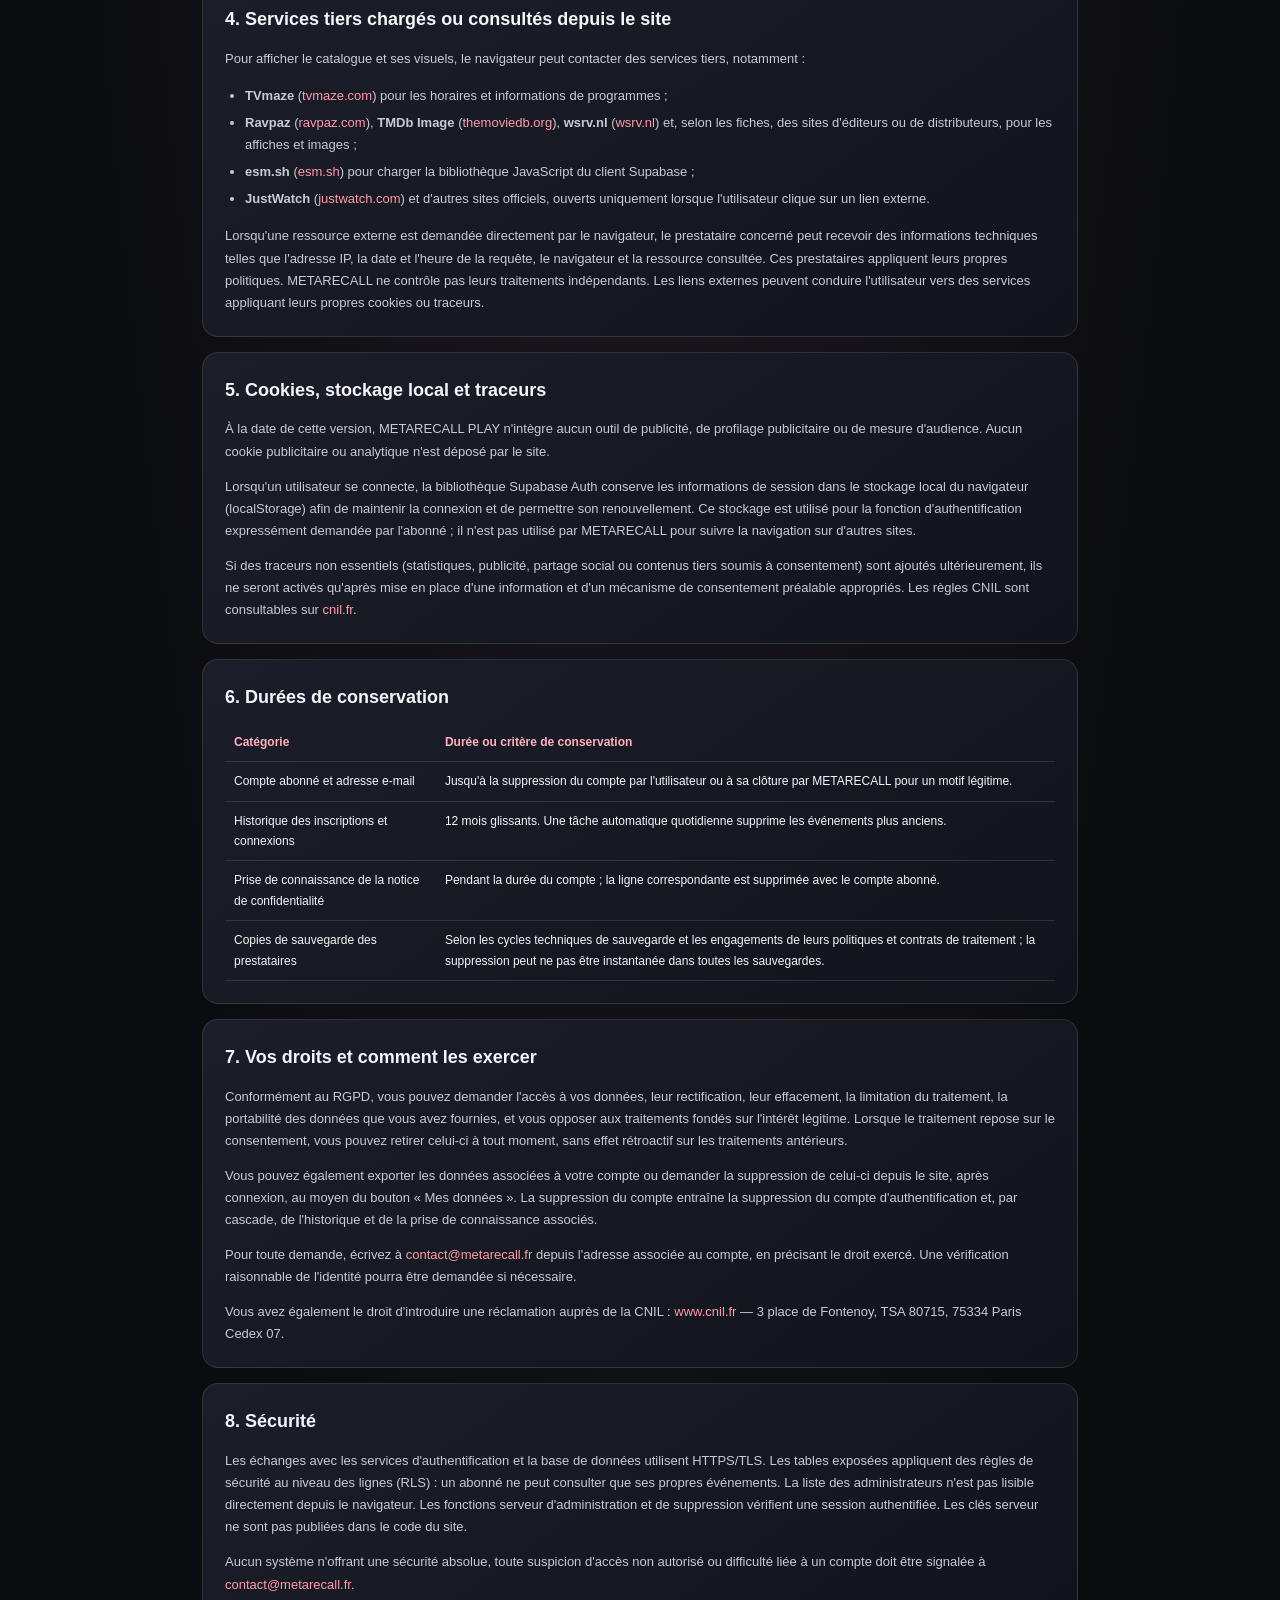
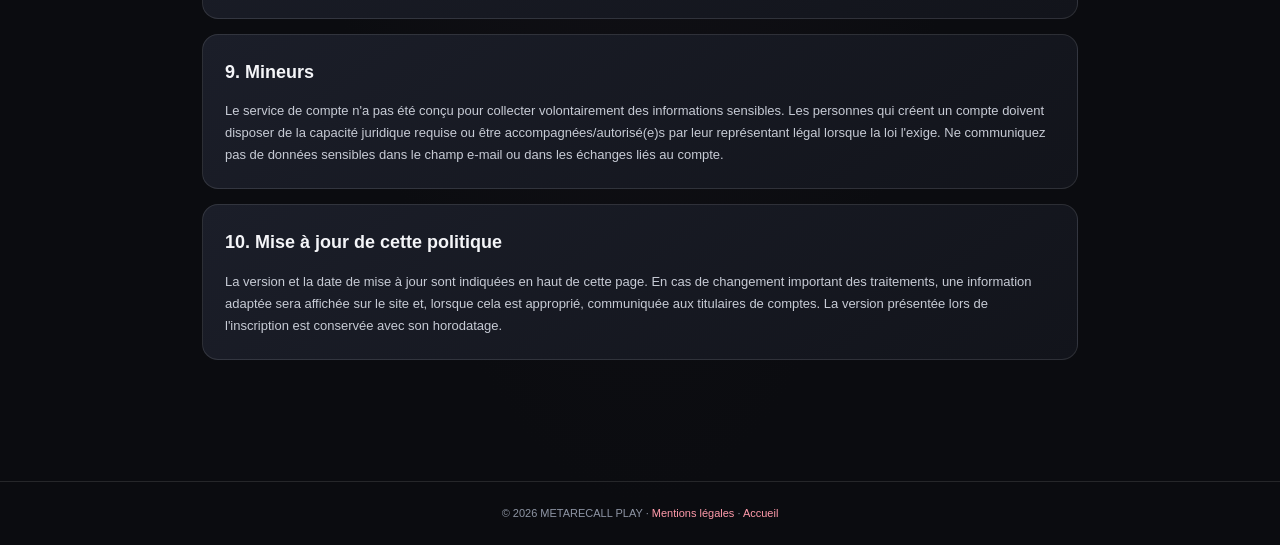
<file: metarecall-play/confidentialite.html>
<!doctype html>
<html lang="fr">
<head>
<meta charset="utf-8">
<meta name="viewport" content="width=device-width,initial-scale=1">
<meta name="robots" content="index,follow">
<meta name="theme-color" content="#090909">
<meta name="description" content="Politique de confidentialité et gestion des données personnelles de METARECALL PLAY.">
<title>Confidentialité — METARECALL PLAY</title>
<style>
:root{color-scheme:dark;--bg:#0b0c10;--panel:#171922;--line:#ffffff1c;--text:#f4f5f8;--muted:#b7bdca;--accent:#ff8295}
*{box-sizing:border-box}body{margin:0;background:radial-gradient(ellipse at 50% -10%,#28202a,#0b0c10 70%);color:var(--text);font:15px/1.7 Inter,Arial,sans-serif}
header{position:sticky;top:0;background:#0c0d12ed;border-bottom:1px solid var(--line);padding:17px 5%;backdrop-filter:blur(12px)}
nav{max-width:980px;margin:auto;display:flex;justify-content:space-between;align-items:center;gap:16px;flex-wrap:wrap}
.brand{font-weight:900;letter-spacing:.5px}.brand b{color:var(--accent)}a{color:#ff9aaa;text-decoration:none}a:hover{text-decoration:underline}
main{max-width:920px;margin:46px auto;padding:0 22px 60px}
.eyebrow{font-size:10px;letter-spacing:2px;color:var(--accent);font-weight:850;text-transform:uppercase}
h1{font-size:clamp(32px,5vw,48px);line-height:1.08;letter-spacing:-1.5px;margin:10px 0 8px}
.lead{color:var(--muted);margin:0 0 28px}.card{background:linear-gradient(145deg,#1b1e29,#12141b);border:1px solid var(--line);border-radius:16px;padding:22px;margin:15px 0}
h2{font-size:18px;margin:0 0 10px}h3{font-size:14px;margin:18px 0 6px}p,li{color:#c7cbd5;font-size:13px}p:last-child{margin-bottom:0}
ul{padding-left:20px}li{margin:5px 0}
.notice{padding:14px 16px;border-left:3px solid var(--accent);background:#e52d5514;border-radius:0 10px 10px 0;color:#e5e7ed;font-size:12px}
table{width:100%;border-collapse:collapse;font-size:12px}td,th{padding:9px;border-bottom:1px solid var(--line);vertical-align:top;text-align:left}th{color:#ffb0bd}
footer{border-top:1px solid var(--line);padding:22px;text-align:center;color:#8e95a4;font-size:11px}
@media(max-width:600px){main{margin:30px auto}.card{padding:18px}table{display:block;overflow:auto}}
</style>
</head>
<body>
<header><nav><a class="brand" href="./index.html">METARECALL <b>PLAY</b></a><a href="./index.html">← Retour au site</a></nav></header>
<main>
<span class="eyebrow">Données personnelles · RGPD</span>
<h1>Politique de confidentialité</h1>
<p class="lead">Version 2026-11-21 · Dernière mise à jour : 21 novembre 2026</p>
<p class="notice">Cette politique décrit les traitements actuellement mis en œuvre par METARECALL PLAY. Elle distingue les traitements effectués par METARECALL de ceux réalisés par ses prestataires techniques ou par les services tiers consultés directement depuis le navigateur.</p>

<section class="card">
<h2>1. Responsable du traitement et contact</h2>
<p>Le responsable du traitement effectué pour la gestion des comptes abonnés est <strong>METARECALL</strong>, société par actions simplifiée unipersonnelle (SASU), dont le siège social est situé au 28 lotissement Entre les Moulins, 21170 Trouhans, France.</p>
<p>SIREN : 909 983 850 · SIRET du siège : 909 983 850 00019 · RCS Dijon : 909 983 850 · Contact relatif aux données personnelles : <a href="mailto:contact@metarecall.fr">contact@metarecall.fr</a>.</p>
<p>METARECALL n'a pas désigné de délégué à la protection des données (DPO) pour ce service. Les demandes sont adressées directement au responsable du traitement à l'adresse ci-dessus ou par courrier électronique.</p>
</section>

<section class="card">
<h2>2. Données traitées, finalités et bases légales</h2>
<table>
<thead><tr><th>Données</th><th>Finalité</th><th>Base légale</th></tr></thead>
<tbody>
<tr><td>Adresse e-mail, identifiant de compte, date de création, état de confirmation de l'adresse et dernière connexion</td><td>Créer, administrer et sécuriser le compte abonné ; gérer les demandes liées au compte.</td><td>Exécution du service demandé par l'utilisateur (article 6.1.b du RGPD).</td></tr>
<tr><td>Mot de passe : vérification gérée par Supabase Auth ; METARECALL ne reçoit pas le mot de passe en clair pour le stocker.</td><td>Authentifier l'abonné et empêcher les accès non autorisés.</td><td>Exécution du service et intérêt légitime de sécurité (article 6.1.f).</td></tr>
<tr><td>Événement « inscription » ou « connexion », identifiant du compte, date et heure.</td><td>Historique de sécurité, diagnostic d'accès et suivi des comptes.</td><td>Intérêt légitime de sécurité et de prévention des abus (article 6.1.f).</td></tr>
<tr><td>Version de la notice et horodatage de sa prise de connaissance lors de l'inscription.</td><td>Conserver la preuve de la version d'information présentée à la création du compte.</td><td>Intérêt légitime de traçabilité et de démonstration de l'information fournie (article 6.1.f).</td></tr>
</tbody>
</table>
<p>La consultation du catalogue public ne nécessite pas de créer un compte. L'adresse e-mail et le mot de passe sont obligatoires uniquement si l'utilisateur souhaite créer un compte abonné. METARECALL PLAY ne propose actuellement ni newsletter ni ciblage publicitaire à partir de ces données.</p>
<p>Le journal de connexion propre à METARECALL PLAY ne collecte pas l'adresse IP : il enregistre uniquement l'identifiant du compte, le type d'événement et sa date/heure. Les prestataires techniques peuvent toutefois traiter des données techniques de connexion dans le cadre de leurs propres opérations de sécurité et de fonctionnement.</p>
</section>

<section class="card">
<h2>3. Destinataires et prestataires</h2>
<p>Les données de compte sont accessibles aux personnes habilitées de METARECALL, dans la limite de leurs fonctions. Elles sont traitées par les prestataires techniques suivants, pour fournir le service :</p>
<ul>
<li><strong>Supabase Pte. Ltd.</strong> — authentification et base de données. Le projet principal est configuré dans la région AWS Europe (Paris, eu-west-3). Supabase indique que les données principales et sauvegardes sont hébergées dans la région choisie, mais que certaines opérations de support, sécurité et sous-traitance peuvent avoir lieu hors de cette région. Informations : <a href="https://supabase.com/legal/customer-resources/data-processing-addendum" target="_blank" rel="noopener noreferrer">DPA Supabase</a> et <a href="https://supabase.com/legal/privacy-resources/data-residency-and-transfers-faq" target="_blank" rel="noopener noreferrer">FAQ sur la résidence et les transferts</a>.</li>
<li><strong>Render Services, Inc.</strong> — hébergement du site web statique et infrastructure de publication. Render indique que certaines opérations et données d'utilisation peuvent être traitées aux États-Unis et prévoit des garanties contractuelles applicables aux transferts. Informations : <a href="https://render.com/dpa" target="_blank" rel="noopener noreferrer">DPA Render</a> et <a href="https://render.com/privacy" target="_blank" rel="noopener noreferrer">politique de confidentialité Render</a>.</li>
</ul>
<p>Les fonctions d'administration utilisent une clé serveur protégée, jamais intégrée au navigateur. L'accès à la liste des abonnés est réservé au compte administrateur autorisé. La clé publique utilisée par le site ne permet pas, à elle seule, de lire les comptes de tous les abonnés.</p>
</section>

<section class="card">
<h2>4. Services tiers chargés ou consultés depuis le site</h2>
<p>Pour afficher le catalogue et ses visuels, le navigateur peut contacter des services tiers, notamment :</p>
<ul>
<li><strong>TVmaze</strong> (<a href="https://www.tvmaze.com/" target="_blank" rel="noopener noreferrer">tvmaze.com</a>) pour les horaires et informations de programmes ;</li>
<li><strong>Ravpaz</strong> (<a href="https://www.ravpaz.com/" target="_blank" rel="noopener noreferrer">ravpaz.com</a>), <strong>TMDb Image</strong> (<a href="https://www.themoviedb.org/" target="_blank" rel="noopener noreferrer">themoviedb.org</a>), <strong>wsrv.nl</strong> (<a href="https://wsrv.nl/" target="_blank" rel="noopener noreferrer">wsrv.nl</a>) et, selon les fiches, des sites d'éditeurs ou de distributeurs, pour les affiches et images ;</li>
<li><strong>esm.sh</strong> (<a href="https://esm.sh/" target="_blank" rel="noopener noreferrer">esm.sh</a>) pour charger la bibliothèque JavaScript du client Supabase ;</li>
<li><strong>JustWatch</strong> (<a href="https://www.justwatch.com/fr" target="_blank" rel="noopener noreferrer">justwatch.com</a>) et d'autres sites officiels, ouverts uniquement lorsque l'utilisateur clique sur un lien externe.</li>
</ul>
<p>Lorsqu'une ressource externe est demandée directement par le navigateur, le prestataire concerné peut recevoir des informations techniques telles que l'adresse IP, la date et l'heure de la requête, le navigateur et la ressource consultée. Ces prestataires appliquent leurs propres politiques. METARECALL ne contrôle pas leurs traitements indépendants. Les liens externes peuvent conduire l'utilisateur vers des services appliquant leurs propres cookies ou traceurs.</p>
</section>

<section class="card">
<h2>5. Cookies, stockage local et traceurs</h2>
<p>À la date de cette version, METARECALL PLAY n'intègre aucun outil de publicité, de profilage publicitaire ou de mesure d'audience. Aucun cookie publicitaire ou analytique n'est déposé par le site.</p>
<p>Lorsqu'un utilisateur se connecte, la bibliothèque Supabase Auth conserve les informations de session dans le stockage local du navigateur (localStorage) afin de maintenir la connexion et de permettre son renouvellement. Ce stockage est utilisé pour la fonction d'authentification expressément demandée par l'abonné ; il n'est pas utilisé par METARECALL pour suivre la navigation sur d'autres sites.</p>
<p>Si des traceurs non essentiels (statistiques, publicité, partage social ou contenus tiers soumis à consentement) sont ajoutés ultérieurement, ils ne seront activés qu'après mise en place d'une information et d'un mécanisme de consentement préalable appropriés. Les règles CNIL sont consultables sur <a href="https://www.cnil.fr/fr/cookies-et-autres-traceurs/regles/cookies/comment-mettre-mon-site-web-en-conformite" target="_blank" rel="noopener noreferrer">cnil.fr</a>.</p>
</section>

<section class="card">
<h2>6. Durées de conservation</h2>
<table>
<thead><tr><th>Catégorie</th><th>Durée ou critère de conservation</th></tr></thead>
<tbody>
<tr><td>Compte abonné et adresse e-mail</td><td>Jusqu'à la suppression du compte par l'utilisateur ou à sa clôture par METARECALL pour un motif légitime.</td></tr>
<tr><td>Historique des inscriptions et connexions</td><td>12 mois glissants. Une tâche automatique quotidienne supprime les événements plus anciens.</td></tr>
<tr><td>Prise de connaissance de la notice de confidentialité</td><td>Pendant la durée du compte ; la ligne correspondante est supprimée avec le compte abonné.</td></tr>
<tr><td>Copies de sauvegarde des prestataires</td><td>Selon les cycles techniques de sauvegarde et les engagements de leurs politiques et contrats de traitement ; la suppression peut ne pas être instantanée dans toutes les sauvegardes.</td></tr>
</tbody>
</table>
</section>

<section class="card">
<h2>7. Vos droits et comment les exercer</h2>
<p>Conformément au RGPD, vous pouvez demander l'accès à vos données, leur rectification, leur effacement, la limitation du traitement, la portabilité des données que vous avez fournies, et vous opposer aux traitements fondés sur l'intérêt légitime. Lorsque le traitement repose sur le consentement, vous pouvez retirer celui-ci à tout moment, sans effet rétroactif sur les traitements antérieurs.</p>
<p>Vous pouvez également exporter les données associées à votre compte ou demander la suppression de celui-ci depuis le site, après connexion, au moyen du bouton « Mes données ». La suppression du compte entraîne la suppression du compte d'authentification et, par cascade, de l'historique et de la prise de connaissance associés.</p>
<p>Pour toute demande, écrivez à <a href="mailto:contact@metarecall.fr">contact@metarecall.fr</a> depuis l'adresse associée au compte, en précisant le droit exercé. Une vérification raisonnable de l'identité pourra être demandée si nécessaire.</p>
<p>Vous avez également le droit d'introduire une réclamation auprès de la CNIL : <a href="https://www.cnil.fr/" target="_blank" rel="noopener noreferrer">www.cnil.fr</a> — 3 place de Fontenoy, TSA 80715, 75334 Paris Cedex 07.</p>
</section>

<section class="card">
<h2>8. Sécurité</h2>
<p>Les échanges avec les services d'authentification et la base de données utilisent HTTPS/TLS. Les tables exposées appliquent des règles de sécurité au niveau des lignes (RLS) : un abonné ne peut consulter que ses propres événements. La liste des administrateurs n'est pas lisible directement depuis le navigateur. Les fonctions serveur d'administration et de suppression vérifient une session authentifiée. Les clés serveur ne sont pas publiées dans le code du site.</p>
<p>Aucun système n'offrant une sécurité absolue, toute suspicion d'accès non autorisé ou difficulté liée à un compte doit être signalée à <a href="mailto:contact@metarecall.fr">contact@metarecall.fr</a>.</p>
</section>

<section class="card">
<h2>9. Mineurs</h2>
<p>Le service de compte n'a pas été conçu pour collecter volontairement des informations sensibles. Les personnes qui créent un compte doivent disposer de la capacité juridique requise ou être accompagnées/autorisé(e)s par leur représentant légal lorsque la loi l'exige. Ne communiquez pas de données sensibles dans le champ e-mail ou dans les échanges liés au compte.</p>
</section>

<section class="card">
<h2>10. Mise à jour de cette politique</h2>
<p>La version et la date de mise à jour sont indiquées en haut de cette page. En cas de changement important des traitements, une information adaptée sera affichée sur le site et, lorsque cela est approprié, communiquée aux titulaires de comptes. La version présentée lors de l'inscription est conservée avec son horodatage.</p>
</section>
</main>
<footer>© 2026 METARECALL PLAY · <a href="./mentions-legales.html">Mentions légales</a> · <a href="./index.html">Accueil</a></footer>
</body>
</html>
</file>
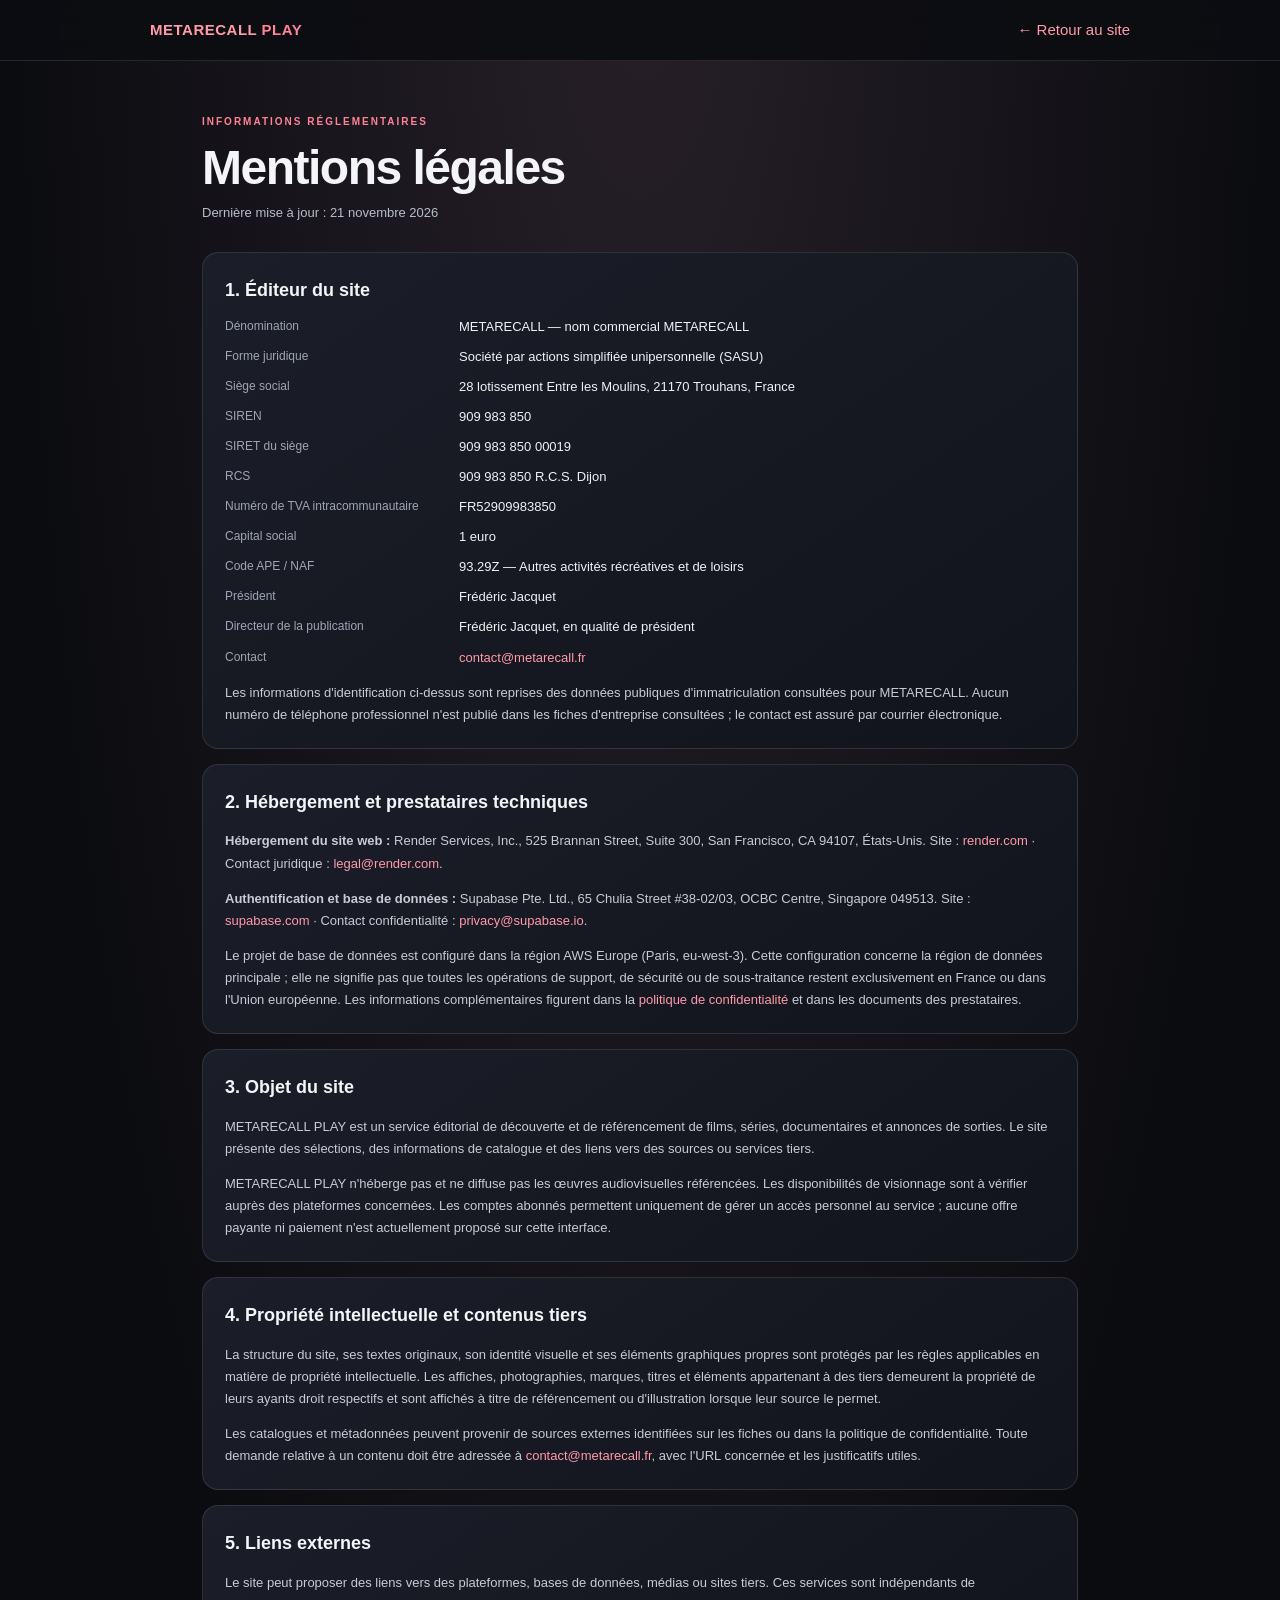
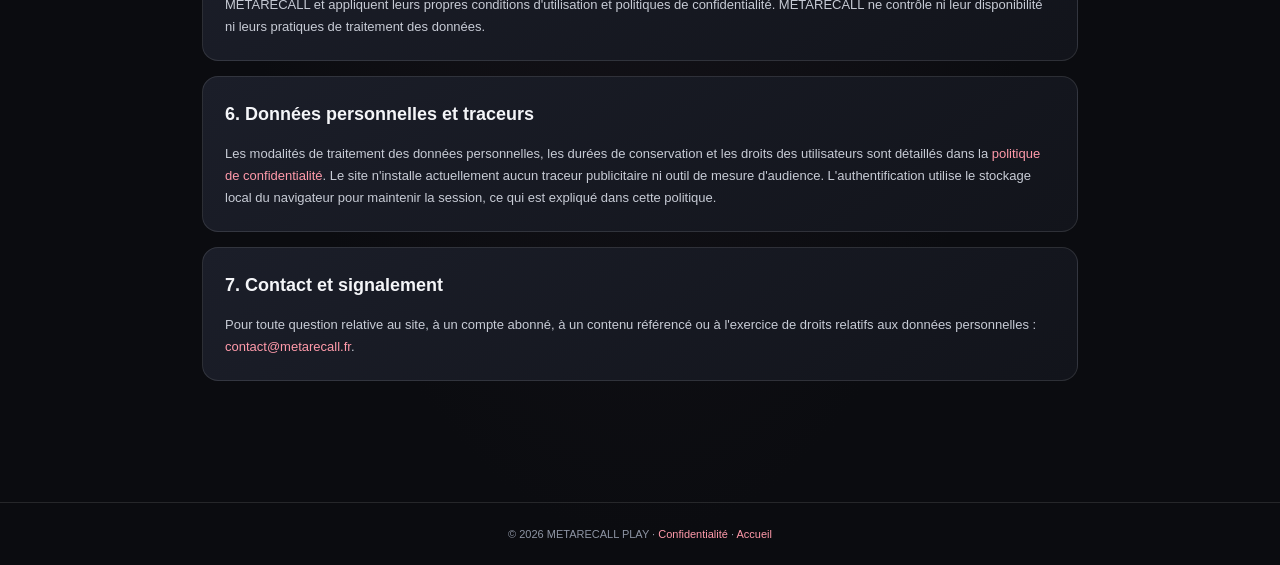
<file: metarecall-play/mentions-legales.html>
<!doctype html>
<html lang="fr">
<head>
<meta charset="utf-8">
<meta name="viewport" content="width=device-width,initial-scale=1">
<meta name="robots" content="index,follow">
<meta name="theme-color" content="#090909">
<meta name="description" content="Mentions légales de METARECALL PLAY, service édité par la SASU METARECALL.">
<title>Mentions légales — METARECALL PLAY</title>
<style>
:root{color-scheme:dark;--bg:#0b0c10;--panel:#171922;--line:#ffffff1c;--text:#f4f5f8;--muted:#b7bdca;--accent:#ff8295}
*{box-sizing:border-box}body{margin:0;background:radial-gradient(ellipse at 50% -10%,#28202a,#0b0c10 70%);color:var(--text);font:15px/1.7 Inter,Arial,sans-serif}
header{position:sticky;top:0;background:#0c0d12ed;border-bottom:1px solid var(--line);padding:17px 5%;backdrop-filter:blur(12px)}
nav{max-width:980px;margin:auto;display:flex;justify-content:space-between;align-items:center;gap:16px;flex-wrap:wrap}
.brand{font-weight:900;letter-spacing:.5px}.brand b{color:var(--accent)}a{color:#ff9aaa;text-decoration:none}a:hover{text-decoration:underline}
main{max-width:920px;margin:46px auto;padding:0 22px 60px}
.eyebrow{font-size:10px;letter-spacing:2px;color:var(--accent);font-weight:850;text-transform:uppercase}
h1{font-size:clamp(32px,5vw,48px);line-height:1.08;letter-spacing:-1.5px;margin:10px 0 8px}
.lead{color:var(--muted);margin:0 0 28px}.card{background:linear-gradient(145deg,#1b1e29,#12141b);border:1px solid var(--line);border-radius:16px;padding:22px;margin:15px 0}
h2{font-size:18px;margin:0 0 10px}p,li{color:#c7cbd5;font-size:13px}p:last-child{margin-bottom:0}
dl{display:grid;grid-template-columns:minmax(145px,220px) 1fr;gap:8px 14px;margin:10px 0}
dt{color:#9ea5b4;font-size:12px}dd{margin:0;color:#f0f1f5;font-size:13px;overflow-wrap:anywhere}
footer{border-top:1px solid var(--line);padding:22px;text-align:center;color:#8e95a4;font-size:11px}
@media(max-width:600px){main{margin:30px auto}dl{grid-template-columns:1fr;gap:2px}dd{margin-bottom:9px}.card{padding:18px}}
</style>
</head>
<body>
<header><nav><a class="brand" href="./index.html">METARECALL <b>PLAY</b></a><a href="./index.html">← Retour au site</a></nav></header>
<main>
<span class="eyebrow">Informations réglementaires</span>
<h1>Mentions légales</h1>
<p class="lead">Dernière mise à jour : 21 novembre 2026</p>

<section class="card">
<h2>1. Éditeur du site</h2>
<dl>
<dt>Dénomination</dt><dd>METARECALL — nom commercial METARECALL</dd>
<dt>Forme juridique</dt><dd>Société par actions simplifiée unipersonnelle (SASU)</dd>
<dt>Siège social</dt><dd>28 lotissement Entre les Moulins, 21170 Trouhans, France</dd>
<dt>SIREN</dt><dd>909 983 850</dd>
<dt>SIRET du siège</dt><dd>909 983 850 00019</dd>
<dt>RCS</dt><dd>909 983 850 R.C.S. Dijon</dd>
<dt>Numéro de TVA intracommunautaire</dt><dd>FR52909983850</dd>
<dt>Capital social</dt><dd>1 euro</dd>
<dt>Code APE / NAF</dt><dd>93.29Z — Autres activités récréatives et de loisirs</dd>
<dt>Président</dt><dd>Frédéric Jacquet</dd>
<dt>Directeur de la publication</dt><dd>Frédéric Jacquet, en qualité de président</dd>
<dt>Contact</dt><dd><a href="mailto:contact@metarecall.fr">contact@metarecall.fr</a></dd>
</dl>
<p>Les informations d'identification ci-dessus sont reprises des données publiques d'immatriculation consultées pour METARECALL. Aucun numéro de téléphone professionnel n'est publié dans les fiches d'entreprise consultées ; le contact est assuré par courrier électronique.</p>
</section>

<section class="card">
<h2>2. Hébergement et prestataires techniques</h2>
<p><strong>Hébergement du site web :</strong> Render Services, Inc., 525 Brannan Street, Suite 300, San Francisco, CA 94107, États-Unis. Site : <a href="https://render.com/" target="_blank" rel="noopener noreferrer">render.com</a> · Contact juridique : <a href="mailto:legal@render.com">legal@render.com</a>.</p>
<p><strong>Authentification et base de données :</strong> Supabase Pte. Ltd., 65 Chulia Street #38-02/03, OCBC Centre, Singapore 049513. Site : <a href="https://supabase.com/" target="_blank" rel="noopener noreferrer">supabase.com</a> · Contact confidentialité : <a href="mailto:privacy@supabase.io">privacy@supabase.io</a>.</p>
<p>Le projet de base de données est configuré dans la région AWS Europe (Paris, eu-west-3). Cette configuration concerne la région de données principale ; elle ne signifie pas que toutes les opérations de support, de sécurité ou de sous-traitance restent exclusivement en France ou dans l'Union européenne. Les informations complémentaires figurent dans la <a href="./confidentialite.html">politique de confidentialité</a> et dans les documents des prestataires.</p>
</section>

<section class="card">
<h2>3. Objet du site</h2>
<p>METARECALL PLAY est un service éditorial de découverte et de référencement de films, séries, documentaires et annonces de sorties. Le site présente des sélections, des informations de catalogue et des liens vers des sources ou services tiers.</p>
<p>METARECALL PLAY n'héberge pas et ne diffuse pas les œuvres audiovisuelles référencées. Les disponibilités de visionnage sont à vérifier auprès des plateformes concernées. Les comptes abonnés permettent uniquement de gérer un accès personnel au service ; aucune offre payante ni paiement n'est actuellement proposé sur cette interface.</p>
</section>

<section class="card">
<h2>4. Propriété intellectuelle et contenus tiers</h2>
<p>La structure du site, ses textes originaux, son identité visuelle et ses éléments graphiques propres sont protégés par les règles applicables en matière de propriété intellectuelle. Les affiches, photographies, marques, titres et éléments appartenant à des tiers demeurent la propriété de leurs ayants droit respectifs et sont affichés à titre de référencement ou d'illustration lorsque leur source le permet.</p>
<p>Les catalogues et métadonnées peuvent provenir de sources externes identifiées sur les fiches ou dans la politique de confidentialité. Toute demande relative à un contenu doit être adressée à <a href="mailto:contact@metarecall.fr">contact@metarecall.fr</a>, avec l'URL concernée et les justificatifs utiles.</p>
</section>

<section class="card">
<h2>5. Liens externes</h2>
<p>Le site peut proposer des liens vers des plateformes, bases de données, médias ou sites tiers. Ces services sont indépendants de METARECALL et appliquent leurs propres conditions d'utilisation et politiques de confidentialité. METARECALL ne contrôle ni leur disponibilité ni leurs pratiques de traitement des données.</p>
</section>

<section class="card">
<h2>6. Données personnelles et traceurs</h2>
<p>Les modalités de traitement des données personnelles, les durées de conservation et les droits des utilisateurs sont détaillés dans la <a href="./confidentialite.html">politique de confidentialité</a>. Le site n'installe actuellement aucun traceur publicitaire ni outil de mesure d'audience. L'authentification utilise le stockage local du navigateur pour maintenir la session, ce qui est expliqué dans cette politique.</p>
</section>

<section class="card">
<h2>7. Contact et signalement</h2>
<p>Pour toute question relative au site, à un compte abonné, à un contenu référencé ou à l'exercice de droits relatifs aux données personnelles : <a href="mailto:contact@metarecall.fr">contact@metarecall.fr</a>.</p>
</section>
</main>
<footer>© 2026 METARECALL PLAY · <a href="./confidentialite.html">Confidentialité</a> · <a href="./index.html">Accueil</a></footer>
</body>
</html>
</file>
<file: diagnostik-site/styles.css>
@import url('https://fonts.googleapis.com/css2?family=DM+Mono:wght@400;500&family=Manrope:wght@400;500;600;700;800&display=swap');
:root{--bg:#07111f;--panel:#0d1b2b;--panel2:#102238;--line:#1d3851;--cyan:#28c8ff;--blue:#168bff;--white:#eef7ff;--muted:#91a7ba;--green:#55d6a0}*{box-sizing:border-box}html{scroll-behavior:smooth}body{margin:0;background:var(--bg);color:var(--white);font-family:Manrope,Arial,sans-serif;overflow-x:hidden}.ambient{position:absolute;inset:0 0 auto;height:780px;pointer-events:none;background:radial-gradient(ellipse at 75% 25%,#0c4b7770,transparent 45%),radial-gradient(ellipse at 15% 40%,#10335a55,transparent 38%);z-index:-1}.wrap{width:min(1180px,calc(100% - 48px));margin:auto}.topbar{height:82px;display:flex;align-items:center;justify-content:space-between;padding:0 max(24px,calc((100vw - 1180px)/2));border-bottom:1px solid #193047;background:#07111fe8;position:sticky;top:0;z-index:10;backdrop-filter:blur(16px)}.brand{display:flex;align-items:center;gap:11px;color:var(--white);text-decoration:none}.brandmark{width:39px;height:39px;border:1.5px solid var(--cyan);border-radius:10px;display:grid;place-items:center;color:var(--cyan);font-size:22px;font-weight:800;box-shadow:0 0 20px #1cbfff30}.brandmark span{font-size:12px;margin-left:-2px}.brand b{display:block;letter-spacing:2px;font-size:14px}.brand small{display:block;font:9px 'DM Mono';letter-spacing:2px;color:var(--muted);margin-top:3px}.topbar nav{display:flex;gap:30px}.topbar nav a,.textlink{color:#a9bdce;text-decoration:none;font-size:12px}.topbar nav a:hover,.textlink:hover{color:var(--cyan)}.actions{display:flex;gap:10px}.btn{border:1px solid transparent;border-radius:7px;padding:11px 17px;font:700 11px Manrope;cursor:pointer;transition:.2s}.btn:hover{transform:translateY(-2px);filter:brightness(1.13)}.primary{background:linear-gradient(110deg,#0789e9,#20c8ff);color:#001321;box-shadow:0 7px 24px #079de933}.ghost{background:transparent;border-color:#28445d;color:var(--white)}.outline{background:transparent;border-color:var(--line);color:var(--white)}.big{padding:15px 21px;font-size:12px}.menu{display:none;background:none;border:0;color:white;font-size:23px}.hero{min-height:650px;display:grid;grid-template-columns:1fr 1.06fr;align-items:center;gap:55px;padding-top:60px;padding-bottom:70px}.eyebrow{font:10px 'DM Mono';letter-spacing:1.6px;color:var(--cyan)}.eyebrow i{display:inline-block;width:7px;height:7px;background:var(--green);border-radius:50%;margin-right:8px;box-shadow:0 0 12px var(--green)}h1{font-size:clamp(46px,5.5vw,70px);line-height:1.05;letter-spacing:-3px;margin:22px 0}h1 em,h2 em{font-style:normal;color:var(--cyan)}.lead{color:#a9bdce;line-height:1.9;font-size:14px}.hero-cta{display:flex;align-items:center;gap:25px;margin-top:28px}.proof{display:flex;gap:20px;margin-top:50px;color:var(--muted);font:9px 'DM Mono'}.proof b{color:var(--cyan);margin-right:5px}.dashboard-shell{background:#091725;border:1px solid #23435e;border-radius:13px;box-shadow:0 30px 80px #0009;overflow:hidden;transform:perspective(1000px) rotateY(-4deg)}.windowbar{height:43px;display:flex;align-items:center;gap:12px;padding:0 15px;border-bottom:1px solid #1d3851;color:#819db5;font:9px 'DM Mono'}.dots{display:flex;gap:5px}.dots i{width:6px;height:6px;border-radius:50%;background:#54718b}.windowbar button{margin-left:auto;background:#102a40;color:var(--cyan);border:1px solid #24455f;border-radius:4px;padding:5px 8px;font-size:9px}.dash{display:flex;min-height:330px}.side{width:48px;border-right:1px solid #1d3851;display:flex;align-items:center;flex-direction:column;gap:19px;padding:14px 0;color:#6e8aa2}.side-logo{color:var(--cyan);font-weight:800;font-size:20px;margin-bottom:8px}.side .active{color:var(--cyan)}.dash-main{padding:20px;flex:1}.dash-head{display:flex;justify-content:space-between;align-items:center;margin-bottom:18px}.dash-head small,.metric small,.chart-card small{display:block;color:#7c9ab3;font:8px 'DM Mono';letter-spacing:1px}.dash-head h3{font-size:15px;margin:6px 0}.pill{font:7px 'DM Mono';color:#f0c66a;border:1px solid #6c592b;border-radius:20px;padding:6px}.metric-grid{display:grid;grid-template-columns:repeat(2,1fr);gap:10px}.metric{background:#0e2031;border:1px solid #1e3b54;border-radius:7px;padding:12px}.metric b{display:block;font:10px 'DM Mono';color:#a9c4d9;margin-top:8px}.metric strong{display:block;font-size:21px;margin:4px 0}.bar{height:4px;background:#1d3851;border-radius:5px;margin:9px 0}.bar i{display:block;height:100%;background:linear-gradient(90deg,#168bff,#28c8ff);border-radius:5px}.chart-card{margin-top:12px;background:#0e2031;border:1px solid #1e3b54;border-radius:7px;padding:12px}.chart-card b{display:block;margin-top:5px;font-size:11px}.chart{height:45px;display:flex;align-items:end;gap:7px;margin-top:8px}.chart i{flex:1;background:linear-gradient(#28c8ff,#168bff33);height:var(--h,45%);border-radius:3px 3px 0 0}.chart i:nth-child(3n){height:78%}.chart i:nth-child(4n){height:32%}.chart i:nth-child(5n){height:90%}.section{padding:100px 0}.section-title{margin-bottom:35px}.section h2,.contact h2{font-size:clamp(34px,4vw,50px);line-height:1.12;letter-spacing:-2px;margin:15px 0}.cards{display:grid;grid-template-columns:repeat(4,1fr);gap:13px}.cards article{padding:23px;background:#0d1b2b;border:1px solid #1d3851;border-radius:9px;min-height:155px}.cards article>b{font:9px 'DM Mono';color:var(--cyan)}.cards h3{font-size:16px;margin:17px 0 8px}.cards p{font-size:11px;line-height:1.8;color:var(--muted)}.alt{background:#0a1928;border-block:1px solid #1a344b}.split{display:grid;grid-template-columns:1fr 1fr;gap:80px;align-items:center}.split p{color:#a9bdce;font-size:14px;line-height:2}.plans{grid-template-columns:repeat(3,1fr)}.plans article{min-height:190px}.plans strong{display:block;color:var(--cyan);margin-top:18px}.contact{background:radial-gradient(ellipse at 70% 50%,#0b4b7066,transparent 50%);text-align:center;padding:100px 0}.contact p{color:var(--muted);margin-bottom:25px}footer{border-top:1px solid #1d3851;padding:22px max(24px,calc((100vw - 1180px)/2));display:flex;justify-content:space-between;color:#718aa0;font:9px 'DM Mono'}.modal{display:none;position:fixed;inset:0;background:#020812d9;z-index:20;place-items:center;padding:20px}.modal.open{display:grid}.modal-box{position:relative;background:#0d1b2b;border:1px solid #28506d;border-radius:12px;padding:30px;width:min(430px,100%);box-shadow:0 20px 80px #000b}.modal-box h2{font-size:25px;margin:15px 0}.modal-box p{font-size:12px;color:var(--muted);line-height:1.8}.close{position:absolute;right:15px;top:12px;background:none;border:0;color:white;font-size:25px;cursor:pointer}form{display:grid;gap:10px;margin-top:20px}input{background:#071523;border:1px solid #29465e;border-radius:6px;padding:13px;color:white;font:12px Manrope}#success{display:none;color:var(--green);font-size:12px;line-height:1.8;margin-top:20px}@media(max-width:900px){.hero{grid-template-columns:1fr;gap:35px}.dashboard-shell{transform:none}.cards{grid-template-columns:repeat(2,1fr)}.split{gap:30px}}@media(max-width:620px){.topbar{height:68px}.topbar nav{display:none;position:absolute;top:68px;left:0;right:0;background:#07111f;padding:20px;flex-direction:column}.topbar nav.open{display:flex}.actions .ghost,.actions .primary{display:none}.menu{display:block}.wrap{width:calc(100% - 32px)}.hero{padding-top:55px;min-height:auto}.proof{flex-direction:column;gap:9px;margin-top:30px}.hero-cta{align-items:flex-start;flex-direction:column}.cards,.plans,.split{grid-template-columns:1fr}.section{padding:70px 0}.pill{display:none}.dash-main{padding:12px}.metric{padding:9px}.metric strong{font-size:17px}footer{gap:10px;flex-direction:column}}
</file>
